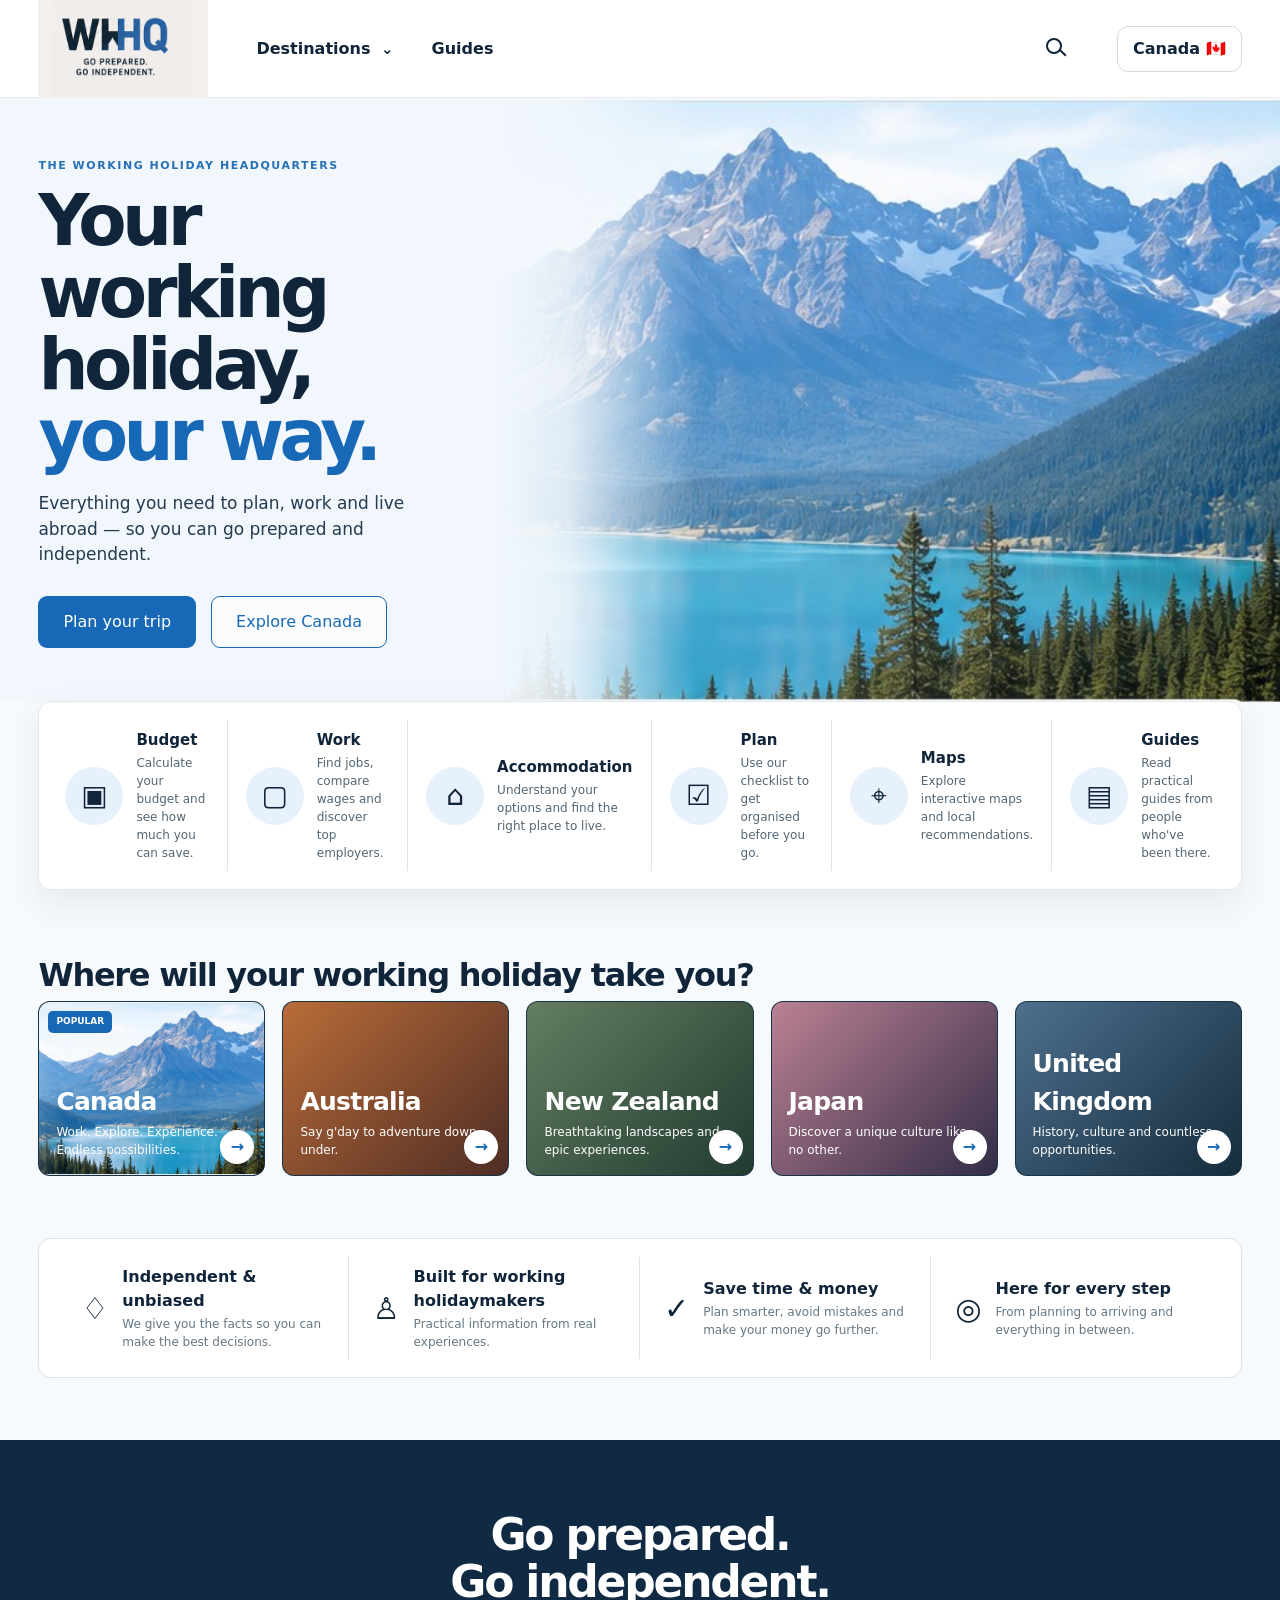
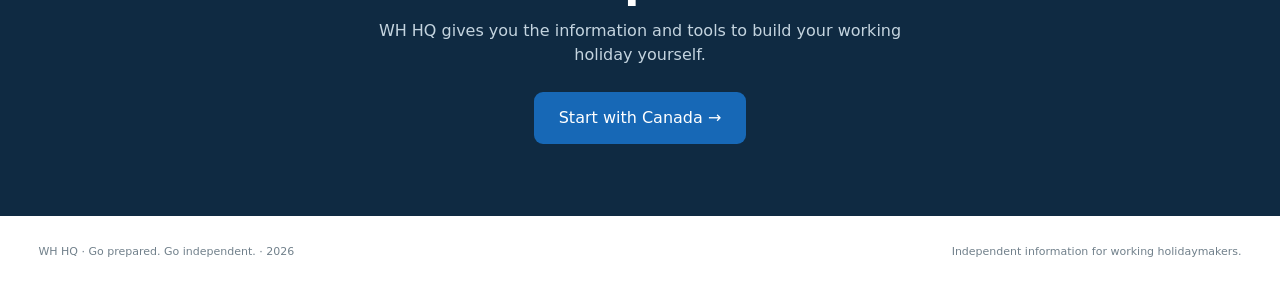
<file: index.html>
<!doctype html><html lang="en"><head><meta charset="utf-8"><meta name="viewport" content="width=device-width,initial-scale=1"><title>WH HQ — Go prepared. Go independent.</title><meta name="description" content="WH HQ — Go prepared. Go independent."><link rel="stylesheet" href="styles.css"></head><body><header class="site-header"><div class="wrap nav"><a class="brand" href="index.html" aria-label="WH HQ home"><img src="wh-hq-logo.png" alt="WH HQ — Go prepared. Go independent."></a><nav class="global-nav"><details class="dropdown"><summary class="nav-summary">Destinations <span class="chevron">⌄</span></summary><div class="dropdown-panel"><a href="canada.html">🇨🇦 <span>Canada</span></a><a href="#">🇦🇺 <span>Australia</span></a><a href="#">🇳🇿 <span>New Zealand</span></a><a href="#">🇯🇵 <span>Japan</span></a><a href="#">🇬🇧 <span>United Kingdom</span></a><a href="#">🇮🇪 <span>Ireland</span></a><div class="menu-note">More destinations coming soon.</div></div></details><a class="nav-link" href="guides.html">Guides</a></nav><button class="search" title="Search coming soon" aria-label="Search"></button><a class="country-mini" href="canada.html">Canada 🇨🇦</a><a class="mobile-dest nav-link" href="canada.html">Canada</a></div></header><main><section class="hero-home"><div class="wrap hero-content"><div class="hero-copy"><span class="eyebrow">THE WORKING HOLIDAY HEADQUARTERS</span><h1>Your working holiday,<br><span>your way.</span></h1><p>Everything you need to plan, work and live abroad — so you can go prepared and independent.</p><div class="hero-actions"><a class="button primary" href="canada.html">Plan your trip</a><a class="button outline" href="canada.html">Explore Canada</a></div></div></div></section><div class="wrap"><div class="quickbar"><a class="quick" href="budget.html"><span class="quick-icon">▣</span><div><b>Budget</b><p>Calculate your budget and see how much you can save.</p></div></a><a class="quick" href="work.html"><span class="quick-icon">▢</span><div><b>Work</b><p>Find jobs, compare wages and discover top employers.</p></div></a><a class="quick" href="accommodation.html"><span class="quick-icon">⌂</span><div><b>Accommodation</b><p>Understand your options and find the right place to live.</p></div></a><a class="quick" href="plan.html"><span class="quick-icon">☑</span><div><b>Plan</b><p>Use our checklist to get organised before you go.</p></div></a><a class="quick" href="map.html"><span class="quick-icon">⌖</span><div><b>Maps</b><p>Explore interactive maps and local recommendations.</p></div></a><a class="quick" href="guides.html"><span class="quick-icon">▤</span><div><b>Guides</b><p>Read practical guides from people who've been there.</p></div></a></div></div><section class="section"><div class="wrap"><div class="section-title"><h2>Where will your working holiday take you?</h2></div><div class="dest-grid"><a class="dest-card" href="canada.html"><span class="popular">POPULAR</span><span class="dest-bg" style="background-image:url('hero-mountains.jpg')"></span><div class="dest-copy"><h3>Canada</h3><p>Work. Explore. Experience. Endless possibilities.</p></div><span class="dest-arrow">→</span></a><a class="dest-card" href="#"><span class="dest-bg" style="background:linear-gradient(135deg,#b96c38,#4f2d25)"></span><div class="dest-copy"><h3>Australia</h3><p>Say g'day to adventure down under.</p></div><span class="dest-arrow">→</span></a><a class="dest-card" href="#"><span class="dest-bg" style="background:linear-gradient(135deg,#647e61,#213b31)"></span><div class="dest-copy"><h3>New Zealand</h3><p>Breathtaking landscapes and epic experiences.</p></div><span class="dest-arrow">→</span></a><a class="dest-card" href="#"><span class="dest-bg" style="background:linear-gradient(135deg,#bc8194,#332d47)"></span><div class="dest-copy"><h3>Japan</h3><p>Discover a unique culture like no other.</p></div><span class="dest-arrow">→</span></a><a class="dest-card" href="#"><span class="dest-bg" style="background:linear-gradient(135deg,#4e6f8d,#152d3d)"></span><div class="dest-copy"><h3>United Kingdom</h3><p>History, culture and countless opportunities.</p></div><span class="dest-arrow">→</span></a></div></div></section><section class="section" style="padding-top:0"><div class="wrap"><div class="values"><div class="value"><span class="value-icon">♢</span><div><b>Independent & unbiased</b><p>We give you the facts so you can make the best decisions.</p></div></div><div class="value"><span class="value-icon">♙</span><div><b>Built for working holidaymakers</b><p>Practical information from real experiences.</p></div></div><div class="value"><span class="value-icon">✓</span><div><b>Save time & money</b><p>Plan smarter, avoid mistakes and make your money go further.</p></div></div><div class="value"><span class="value-icon">◎</span><div><b>Here for every step</b><p>From planning to arriving and everything in between.</p></div></div></div></div></section><section class="cta"><div class="wrap"><h2>Go prepared.<br>Go independent.</h2><p>WH HQ gives you the information and tools to build your working holiday yourself.</p><a class="button primary" href="canada.html">Start with Canada →</a></div></section></main><footer class="site-footer"><div class="wrap footer-grid"><span>WH HQ · Go prepared. Go independent. · 2026</span><span>Independent information for working holidaymakers.</span></div></footer></body></html>
</file>
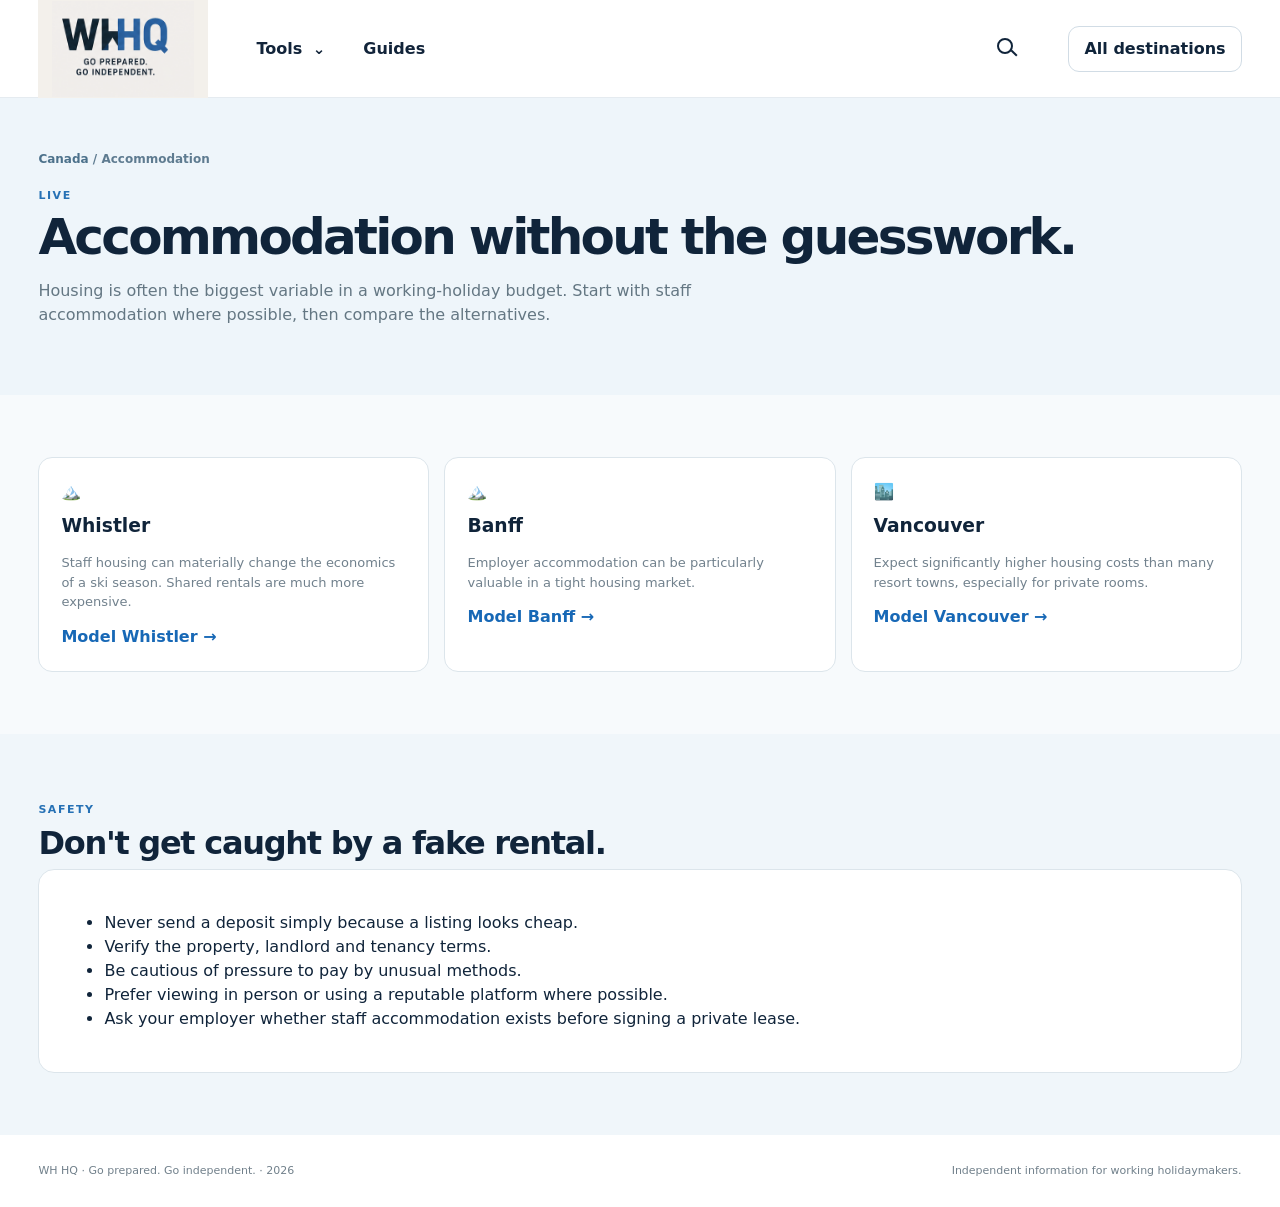
<file: accommodation.html>
<!doctype html><html lang="en"><head><meta charset="utf-8"><meta name="viewport" content="width=device-width,initial-scale=1"><title>Accommodation Guide | WH HQ</title><meta name="description" content="WH HQ — Go prepared. Go independent."><link rel="stylesheet" href="styles.css"></head><body><header class="site-header"><div class="wrap nav"><a class="brand" href="index.html" aria-label="WH HQ home"><img src="wh-hq-logo.png" alt="WH HQ — Go prepared. Go independent."></a><nav class="global-nav"><details class="dropdown"><summary class="nav-summary">Tools <span class="chevron">⌄</span></summary><div class="dropdown-panel"><a href="budget.html">💰 <span>Budget</span></a><a href="plan.html">✅ <span>Plan</span></a><a href="work.html">💼 <span>Work</span></a><a href="accommodation.html">🏠 <span>Accommodation</span></a><a href="map.html">🗺️ <span>Map</span></a></div></details><a class="nav-link" href="guides.html">Guides</a></nav><button class="search" title="Search coming soon" aria-label="Search"></button><a class="country-mini" href="index.html">All destinations</a><a class="mobile-dest nav-link" href="canada.html">Canada</a></div></header>
<main><section class="page-hero"><div class="wrap"><div class="breadcrumbs"><a href="canada.html">Canada</a> / Accommodation</div><span class="eyebrow">LIVE</span><h1>Accommodation without the guesswork.</h1><p>Housing is often the biggest variable in a working-holiday budget. Start with staff accommodation where possible, then compare the alternatives.</p></div></section>
<section class="section"><div class="wrap"><div class="feature-grid"><div class="info-card"><span class="big-icon">🏔️</span><h3>Whistler</h3><p>Staff housing can materially change the economics of a ski season. Shared rentals are much more expensive.</p><a href="budget.html">Model Whistler →</a></div><div class="info-card"><span class="big-icon">🏔️</span><h3>Banff</h3><p>Employer accommodation can be particularly valuable in a tight housing market.</p><a href="budget.html">Model Banff →</a></div><div class="info-card"><span class="big-icon">🏙️</span><h3>Vancouver</h3><p>Expect significantly higher housing costs than many resort towns, especially for private rooms.</p><a href="budget.html">Model Vancouver →</a></div></div></div></section>
<section class="section alt"><div class="wrap"><div class="section-title"><span class="eyebrow">SAFETY</span><h2>Don't get caught by a fake rental.</h2></div><div class="panel"><ul><li>Never send a deposit simply because a listing looks cheap.</li><li>Verify the property, landlord and tenancy terms.</li><li>Be cautious of pressure to pay by unusual methods.</li><li>Prefer viewing in person or using a reputable platform where possible.</li><li>Ask your employer whether staff accommodation exists before signing a private lease.</li></ul></div></div></section></main><footer class="site-footer"><div class="wrap footer-grid"><span>WH HQ · Go prepared. Go independent. · 2026</span><span>Independent information for working holidaymakers.</span></div></footer></body></html>
</file>
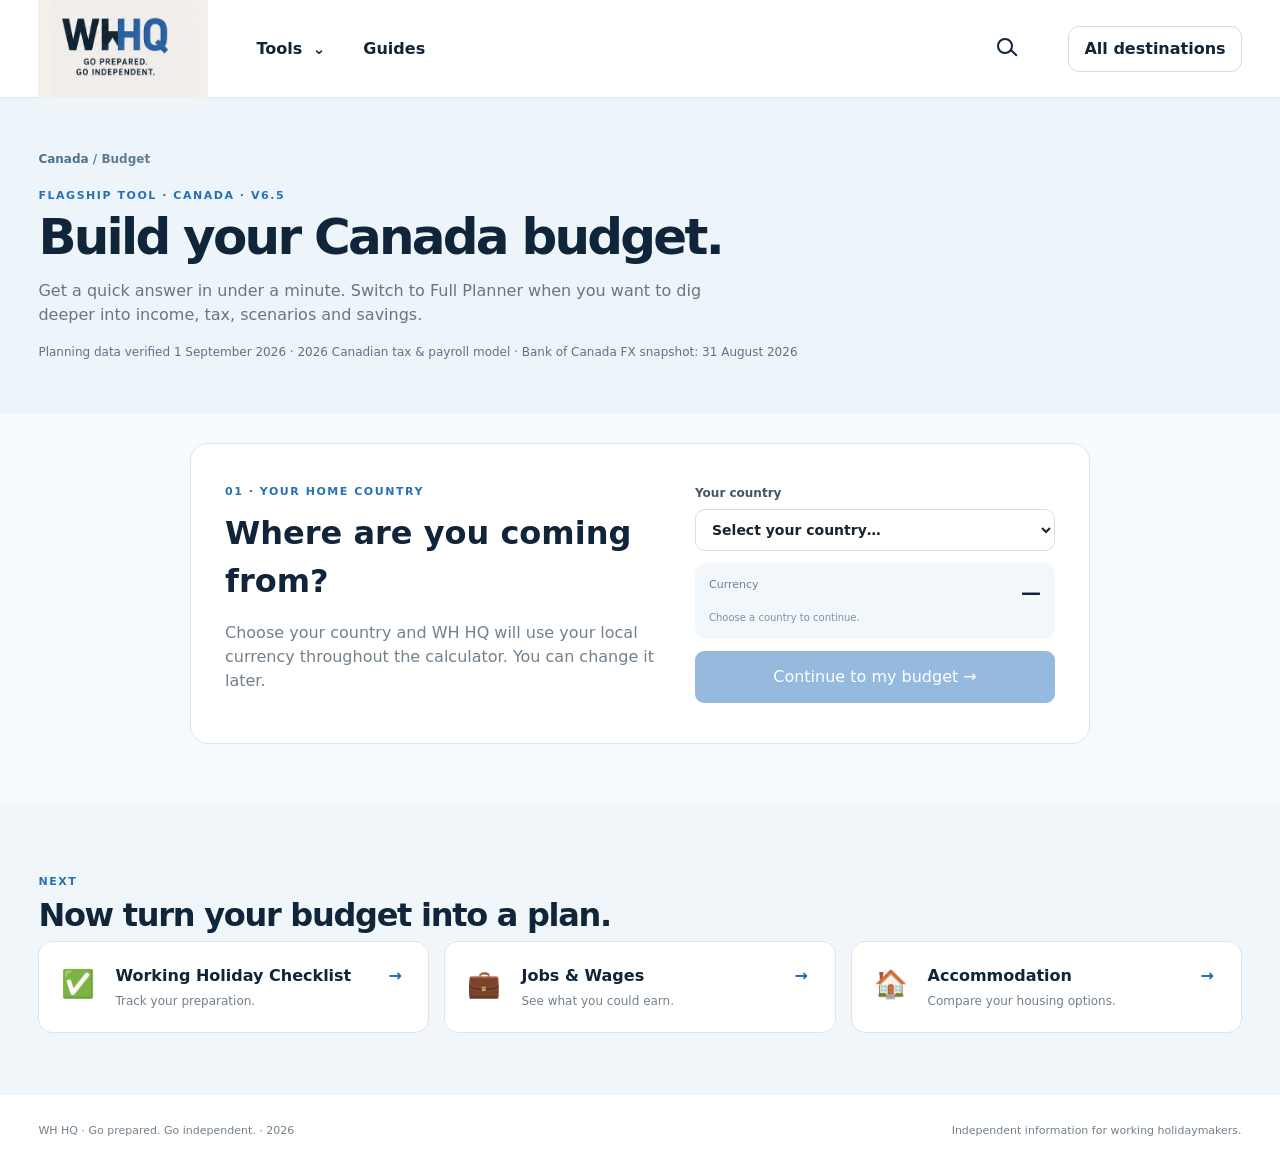
<file: budget.html>
<!doctype html><html lang="en"><head><meta charset="utf-8"><meta name="viewport" content="width=device-width,initial-scale=1"><title>Canada Budget Calculator | WH HQ</title><meta name="description" content="Build a personalised Canadian working holiday budget in your home currency, with CAD reference values."><link rel="stylesheet" href="styles.css"></head><body class="budget-page mode-quick">
<header class="site-header"><div class="wrap nav"><a class="brand" href="index.html" aria-label="WH HQ home"><img src="wh-hq-logo.png" alt="WH HQ — Go prepared. Go independent."></a><nav class="global-nav"><details class="dropdown"><summary class="nav-summary">Tools <span class="chevron">⌄</span></summary><div class="dropdown-panel"><a href="budget.html">💰 <span>Budget</span></a><a href="plan.html">✅ <span>Plan</span></a><a href="work.html">💼 <span>Work</span></a><a href="accommodation.html">🏠 <span>Accommodation</span></a><a href="map.html">🗺️ <span>Map</span></a></div></details><a class="nav-link" href="guides.html">Guides</a></nav><button class="search" title="Search coming soon" aria-label="Search"></button><a class="country-mini" href="index.html">All destinations</a><a class="mobile-dest nav-link" href="canada.html">Canada</a></div></header>
<main>
<section class="page-hero"><div class="wrap"><div class="breadcrumbs"><a href="canada.html">Canada</a> / Budget</div><span class="eyebrow">FLAGSHIP TOOL · CANADA · V6.5</span><h1>Build your Canada budget.</h1><p>Get a quick answer in under a minute. Switch to Full Planner when you want to dig deeper into income, tax, scenarios and savings.</p><small class="data-freshness">Planning data verified 1 September 2026 · 2026 Canadian tax & payroll model · Bank of Canada FX snapshot: 31 August 2026</small></div></section>
<section class="section origin-section" id="origin"><div class="wrap"><div class="origin-gate" id="originGate"><div><span class="eyebrow">01 · YOUR HOME COUNTRY</span><h2>Where are you coming from?</h2><p>Choose your country and WH HQ will use your local currency throughout the calculator. You can change it later.</p></div><div class="origin-controls"><label for="originCountry">Your country<select id="originCountry"><option value="">Select your country…</option></select></label><div class="origin-preview" id="originPreview"><span>Currency</span><strong>—</strong><small>Choose a country to continue.</small></div><button class="button primary" id="startBudget" type="button" disabled>Continue to my budget →</button></div></div></div></section>
<section class="section hidden" id="calculator"><div class="wrap"><div class="mode-switch" id="modeSwitch"><button type="button" data-mode="quick" class="active">Quick Estimate</button><button type="button" data-mode="full">Full Planner</button><small>Quick for a fast answer · Full for the complete picture</small></div><div class="fx-toggle"><span>Display currency</span><div class="currency-toggle"><button id="homeCurrencyBtn" type="button" class="active">Home currency</button><button id="cadCurrencyBtn" type="button">CAD $</button></div></div><div class="currency-banner"><div><span class="eyebrow">YOUR CURRENCY</span><strong id="currencyName">—</strong><span id="currencyRate">—</span></div><button class="button secondary small-button" id="changeCountry" type="button">Change country</button></div><div class="calculator-layout"><div class="form-panel">
<div class="step"><div class="step-head"><span>02</span><div><h3>Where are you going?</h3><p>City-specific accommodation and cost assumptions.</p></div></div><div class="city-grid"><button class="city-card selected" data-city="whistler" type="button"><span>🏔️</span><b>Whistler</b><small>BC · Ski resort</small></button><button class="city-card" data-city="banff" type="button"><span>🏔️</span><b>Banff</b><small>AB · Ski resort</small></button><button class="city-card" data-city="vancouver" type="button"><span>🌊</span><b>Vancouver</b><small>BC · Major city</small></button><button class="city-card" data-city="calgary" type="button"><span>🏙️</span><b>Calgary</b><small>AB · Major city</small></button><button class="city-card" data-city="toronto" type="button"><span>🏙️</span><b>Toronto</b><small>ON · Major city</small></button><button class="city-card" data-city="montreal" type="button"><span>🍁</span><b>Montreal</b><small>QC · Major city</small></button></div></div>
<div class="step"><div class="step-head"><span>03</span><div><h3>Starting money</h3><p>Enter your savings and arrival costs in your home currency.</p></div></div><div class="control-block"><div class="control-label"><b>Starting savings</b><div class="input-prefix"><span class="currency-symbol">—</span><input id="savings" type="number" min="0" step="100" value="0"></div></div><input class="range" id="savingsRange" type="range" min="0" max="50000" step="100" value="0"></div><div class="conversion"><span>CAD equivalent</span><strong id="savingsCad">C$0</strong><small id="fxNote">Planning rate —</small></div><div class="control-grid two" style="margin-top:14px"><div class="control-block"><div class="control-label"><b>Flight to Canada</b><div class="input-prefix"><span class="currency-symbol">—</span><input id="flight" type="number" min="0" step="1" value="0"></div></div><input class="range" id="flightRange" type="range" min="0" max="5000" step="1" value="0"></div></div></div>
<div class="step"><div class="step-head"><span>04</span><div><h3>Accommodation</h3><p>Choose an option, then tweak the monthly cost if you know it.</p></div></div><div id="accommodationOptions" class="option-list"></div><div class="custom-cost"><label>Monthly accommodation cost<div class="input-prefix"><span class="currency-symbol">—</span><input id="rent" type="number" min="0" step="1" value="0"></div></label><input class="range" id="rentRange" type="range" min="0" max="3500" step="1" value="0"></div></div>
<div class="step"><div class="step-head"><span>05</span><div><h3>Trip length & arrival</h3><p>One-off arrival costs are kept separate from monthly spending.</p></div></div><div class="control-grid two"><label>Trip length<select id="months"><option value="3">3 months</option><option value="6">6 months</option><option value="9">9 months</option><option value="12" selected>12 months</option><option value="18">18 months</option><option value="24">24 months</option></select></label><label>Temporary accommodation<select id="temporaryWeeks"><option value="0">None</option><option value="1">1 week</option><option value="2" selected>2 weeks</option><option value="3">3 weeks</option><option value="4">4 weeks</option></select></label></div><div class="control-grid two" style="margin-top:14px"><div class="control-block"><div class="control-label"><b>Temporary accommodation / week</b><div class="input-prefix"><span class="currency-symbol">—</span><input id="temporaryRate" type="number" min="0" step="1" value="0"></div></div><input class="range" id="temporaryRateRange" type="range" min="0" max="2000" step="1" value="0"></div><div class="control-block"><div class="control-label"><b>Rental deposit / bond</b><div class="input-prefix"><span class="currency-symbol">—</span><input id="deposit" type="number" min="0" step="1" value="0"></div></div><input class="range" id="depositRange" type="range" min="0" max="5000" step="1" value="0"></div></div></div>
<div class="quick-only quick-summary-fields"><div class="quick-note"><b>Quick estimate</b><span>We’ll use sensible destination and lifestyle assumptions for a fast answer. Switch to Full Planner whenever you want to customise the details.</span></div><div class="control-grid two"><label>Monthly lifestyle<select id="quickLifestyle"><option value="budget">Budget</option><option value="normal" selected>Normal</option><option value="social">Social</option></select></label><label>Plan to work?<select id="quickWork"><option value="yes" selected>Yes — I expect to work</option><option value="no">No — savings only</option></select></label></div></div>
<div class="step extended-only"><div class="step-head"><span>06</span><div><h3>Work & income</h3><p>See how employment changes your cash flow. Canadian wages are displayed in your home currency.</p></div></div><label class="toggle"><input id="working" type="checkbox" checked><span class="switch"></span><b>I expect to work in Canada</b></label><div id="workFields"><div class="control-grid three"><div class="control-block"><div class="control-label"><b>Hourly wage</b><div class="input-prefix"><span class="currency-symbol">—</span><input id="wage" type="number" min="0" step="1" value="0"></div></div><input class="range" id="wageRange" type="range" min="0" max="50" step="1" value="0"></div><div class="control-block"><div class="control-label"><b>Hours / week</b><input id="hours" type="number" min="0" max="80" step="1" value="35"></div><input class="range" id="hoursRange" type="range" min="0" max="60" step="1" value="35"></div><div class="control-block tax-estimate-box"><div class="control-label"><b>Estimated take-home</b><strong id="takeHomePreview">—</strong></div><small class="field-note">Calculated from 2026 Canadian tax, CPP and EI planning assumptions.</small></div></div><div class="hint" id="wageHint"></div></div></div>
<div class="step extended-only"><div class="step-head"><span>07</span><div><h3>Your work plan</h3><p>Make the income forecast more realistic without overcomplicating the quick estimate.</p></div></div><div class="control-grid two"><label>Job type<select id="jobType"><option value="hospitality">Hospitality / server</option><option value="ski">Ski resort</option><option value="hotel">Hotel</option><option value="retail">Retail</option><option value="construction">Construction / trades</option><option value="farm">Farm / seasonal</option><option value="office">Office / professional</option><option value="unknown">Not sure yet</option></select></label><label>Weeks to first paycheque<select id="firstPayWeeks"><option value="2">2 weeks</option><option value="4" selected>4 weeks</option><option value="6">6 weeks</option><option value="8">8 weeks</option><option value="10">10 weeks</option><option value="12">12 weeks</option></select></label></div><div class="hint">Stress-test the gap between arriving and receiving your first paycheque.</div></div><div class="step lifestyle-step extended-only"><div class="step-head"><span>08</span><div><h3>Monthly lifestyle</h3><p>Use a preset or enter your own numbers in your home currency.</p></div></div><div class="lifestyle-grid"><button class="lifestyle" data-life="budget" type="button"><b>Budget</b><span>Cook often, low-cost social life</span></button><button class="lifestyle selected" data-life="normal" type="button"><b>Normal</b><span>Balanced working-holiday lifestyle</span></button><button class="lifestyle" data-life="social" type="button"><b>Social</b><span>Eating out, drinks & activities</span></button></div><div class="control-grid three"><div class="control-block"><div class="control-label"><b>Food / groceries</b><div class="input-prefix"><span class="currency-symbol">—</span><input id="food" type="number" min="0" step="1" value="0"></div></div><input class="range" id="foodRange" type="range" min="0" max="2000" step="1" value="0"></div><div class="control-block"><div class="control-label"><b>Transport</b><div class="input-prefix"><span class="currency-symbol">—</span><input id="transport" type="number" min="0" step="1" value="0"></div></div><input class="range" id="transportRange" type="range" min="0" max="1000" step="1" value="0"></div><div class="control-block"><div class="control-label"><b>Phone</b><div class="input-prefix"><span class="currency-symbol">—</span><input id="phone" type="number" min="0" step="1" value="0"></div></div><input class="range" id="phoneRange" type="range" min="0" max="300" step="1" value="0"></div><div class="control-block"><div class="control-label"><b>Entertainment</b><div class="input-prefix"><span class="currency-symbol">—</span><input id="entertainment" type="number" min="0" step="1" value="0"></div></div><input class="range" id="entertainmentRange" type="range" min="0" max="2000" step="1" value="0"></div><div class="control-block"><div class="control-label"><b>Miscellaneous</b><div class="input-prefix"><span class="currency-symbol">—</span><input id="misc" type="number" min="0" step="1" value="0"></div></div><input class="range" id="miscRange" type="range" min="0" max="1500" step="1" value="0"></div></div></div>
<div class="step extended-only"><div class="step-head"><span>09</span><div><h3>Safety buffer & savings goal</h3><p>Decide how cautious you want your plan to be.</p></div></div><div class="control-grid two"><label>Emergency buffer<select id="bufferPct"><option value="5">5% · Lean</option><option value="10" selected>10% · Balanced</option><option value="15">15% · Conservative</option><option value="20">20% · Very cautious</option></select></label><label>Savings goal<select id="savingsGoal"><option value="0" selected>Break even</option><option value="1000">Finish with +1,000</option><option value="5000">Finish with +5,000</option><option value="10000">Finish with +10,000</option><option value="20000">Finish with +20,000</option></select></label></div><div class="goal-output"><span>Goal-aware monthly surplus needed</span><strong id="goalMonthly">—</strong></div></div><div class="step other-setup-step extended-only"><div class="step-head"><span>10</span><div><h3>Other setup costs</h3><p>Arrival and preparation expenses, shown in your home currency.</p></div></div><div class="control-grid three"><div class="control-block"><div class="control-label"><b>IEC fee</b><div class="input-prefix"><span class="currency-symbol">—</span><input id="visa" type="number" value="0"></div></div></div><div class="control-block"><div class="control-label"><b>Work permit fee</b><div class="input-prefix"><span class="currency-symbol">—</span><input id="workPermit" type="number" value="0"></div></div></div><div class="control-block"><div class="control-label"><b>Biometrics</b><div class="input-prefix"><span class="currency-symbol">—</span><input id="biometrics" type="number" value="0"></div></div></div><div class="control-block"><div class="control-label"><b>Insurance — annual</b><div class="input-prefix"><span class="currency-symbol">—</span><input id="insurance" type="number" value="0"></div></div></div><div class="control-block"><div class="control-label"><b>Winter / travel gear</b><div class="input-prefix"><span class="currency-symbol">—</span><input id="gear" type="number" value="0"></div></div></div><div class="control-block"><div class="control-label"><b>Other</b><div class="input-prefix"><span class="currency-symbol">—</span><input id="otherSetup" type="number" value="0"></div></div></div></div></div>
</div>
<aside class="results-panel"><div class="results-inner"><div class="result-heading"><div><span class="eyebrow">YOUR PLAN</span><h3 id="resultCity">Whistler</h3></div><div id="status" class="status">Calculating</div></div><div class="big-result"><span>Recommended starting cash</span><strong id="recommended">—</strong><small id="recommendedCad">CAD equivalent: —</small><small>Estimated setup costs + 3–6 months of living expenses.</small></div><div class="safety"><div><span>Financial safety score</span><strong id="score">—</strong><small>/ 100</small></div><div class="score-bar"><i id="scoreBar"></i></div></div><div class="results-section"><h4>Starting position</h4><div class="result-row"><span>Starting savings</span><b id="rSavings">—</b></div><div class="result-row"><span>Arrival & setup</span><b id="rSetup">—</b></div><div class="result-row"><span>Cash after setup</span><b id="rCash">—</b></div></div><div class="results-section"><h4>Monthly cash flow</h4><div class="result-row"><span>Accommodation</span><b id="rRent">—</b></div><div class="result-row"><span>Other living costs</span><b id="rOther">—</b></div><div class="result-row"><span>Total monthly burn</span><b id="rBurn">—</b></div><div class="result-row"><span>Estimated take-home income</span><b id="rIncome">—</b></div><div class="result-row highlight"><span>Monthly surplus</span><b id="rSurplus">—</b></div></div><div class="runway"><div><span>Without working</span><strong id="rNoWork">—</strong></div><div><span>With your planned job</span><strong id="rWithWork">—</strong></div></div><div class="results-section extended-only"><h4>Income breakdown</h4><div class="result-row"><span>Gross monthly income</span><b id="rGross">—</b></div><div class="result-row"><span>Estimated tax</span><b id="rTax">—</b></div><div class="result-row"><span>CPP + EI</span><b id="rPayroll">—</b></div><div class="result-row"><span>Estimated take-home</span><b id="rNet">—</b></div><small class="result-note">Planning estimate using 2026 Canadian federal/provincial tax and payroll rules. Actual withholding/refunds can differ for working-holidaymakers.</small></div><div class="results-section extended-only"><h4>Reality check</h4><div class="result-row"><span>Recommended minimum</span><b id="rRecommendedMin">—</b></div><div class="result-row"><span>Comfortable target</span><b id="rRecommendedComfort">—</b></div><div class="result-row"><span>Strong buffer</span><b id="rRecommendedStrong">—</b></div><div class="callout compact" id="realityCallout">—</div></div><div class="results-section extended-only"><h4>What if work is delayed?</h4><div class="scenario-grid"><div class="scenario conservative"><b>Job in 10 weeks</b><strong id="scenario10">—</strong><small>Projected after 6 months</small></div><div class="scenario expected"><b>Job in 4 weeks</b><strong id="scenario4">—</strong><small>Projected after 6 months</small></div><div class="scenario optimistic"><b>Job in 2 weeks</b><strong id="scenario2">—</strong><small>Projected after 6 months</small></div></div></div><div class="results-section extended-only"><h4>Projected cash balance</h4><div class="cash-chart-summary" id="cashChartSummary"></div><div class="cash-chart" id="cashChart"></div><div class="cash-labels" id="cashLabels"></div></div><div class="results-section extended-only"><h4>Break-even & savings</h4><div class="result-row"><span>Break-even</span><b id="breakEven">—</b></div><div class="result-row"><span>Savings after 6 months</span><b id="sixMonthSavings">—</b></div><div class="result-row"><span>Savings after 12 months</span><b id="twelveMonthSavings">—</b></div><div class="result-row"><span>Estimated savings rate</span><b id="savingsRate">—</b></div></div><div class="cad-summary"><span>CAD reference</span><strong id="cadSummary">—</strong><small>Your plan is calculated internally in CAD, then displayed in your home currency. Data verified 1 September 2026; 2026 tax and payroll planning model.</small></div><div class="callout" id="callout">—</div><button class="button secondary full" id="printBtn" type="button">Print / save my budget</button></div></aside></div></div></section>
<section class="section alt"><div class="wrap"><div class="section-title"><span class="eyebrow">NEXT</span><h2>Now turn your budget into a plan.</h2></div><div class="tool-grid"><a class="tool-card" href="plan.html"><span>✅</span><div><b>Working Holiday Checklist</b><p>Track your preparation.</p></div><strong>→</strong></a><a class="tool-card" href="work.html"><span>💼</span><div><b>Jobs & Wages</b><p>See what you could earn.</p></div><strong>→</strong></a><a class="tool-card" href="accommodation.html"><span>🏠</span><div><b>Accommodation</b><p>Compare your housing options.</p></div><strong>→</strong></a></div></div></section></main>
<script src="data.js"></script><script src="script.js"></script><footer class="site-footer"><div class="wrap footer-grid"><span>WH HQ · Go prepared. Go independent. · 2026</span><span>Independent information for working holidaymakers.</span></div></footer></body></html>
</file>
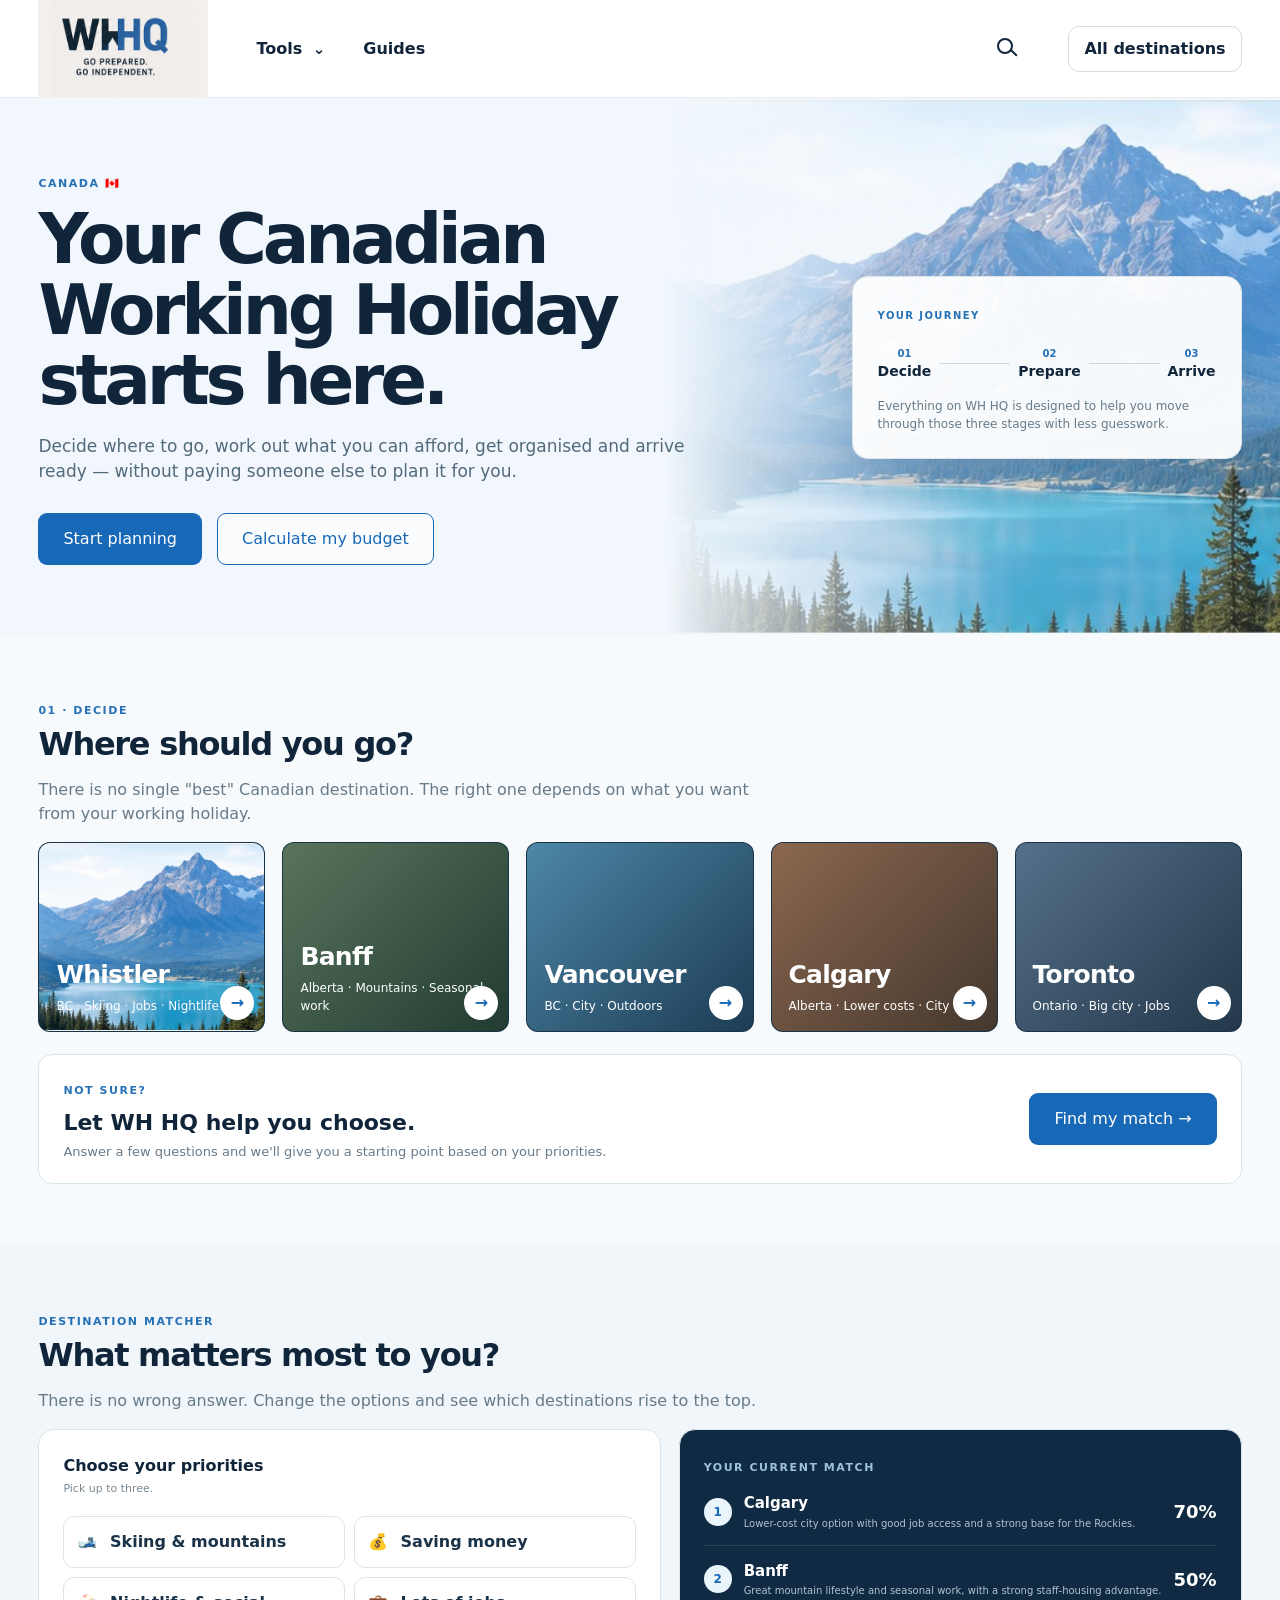
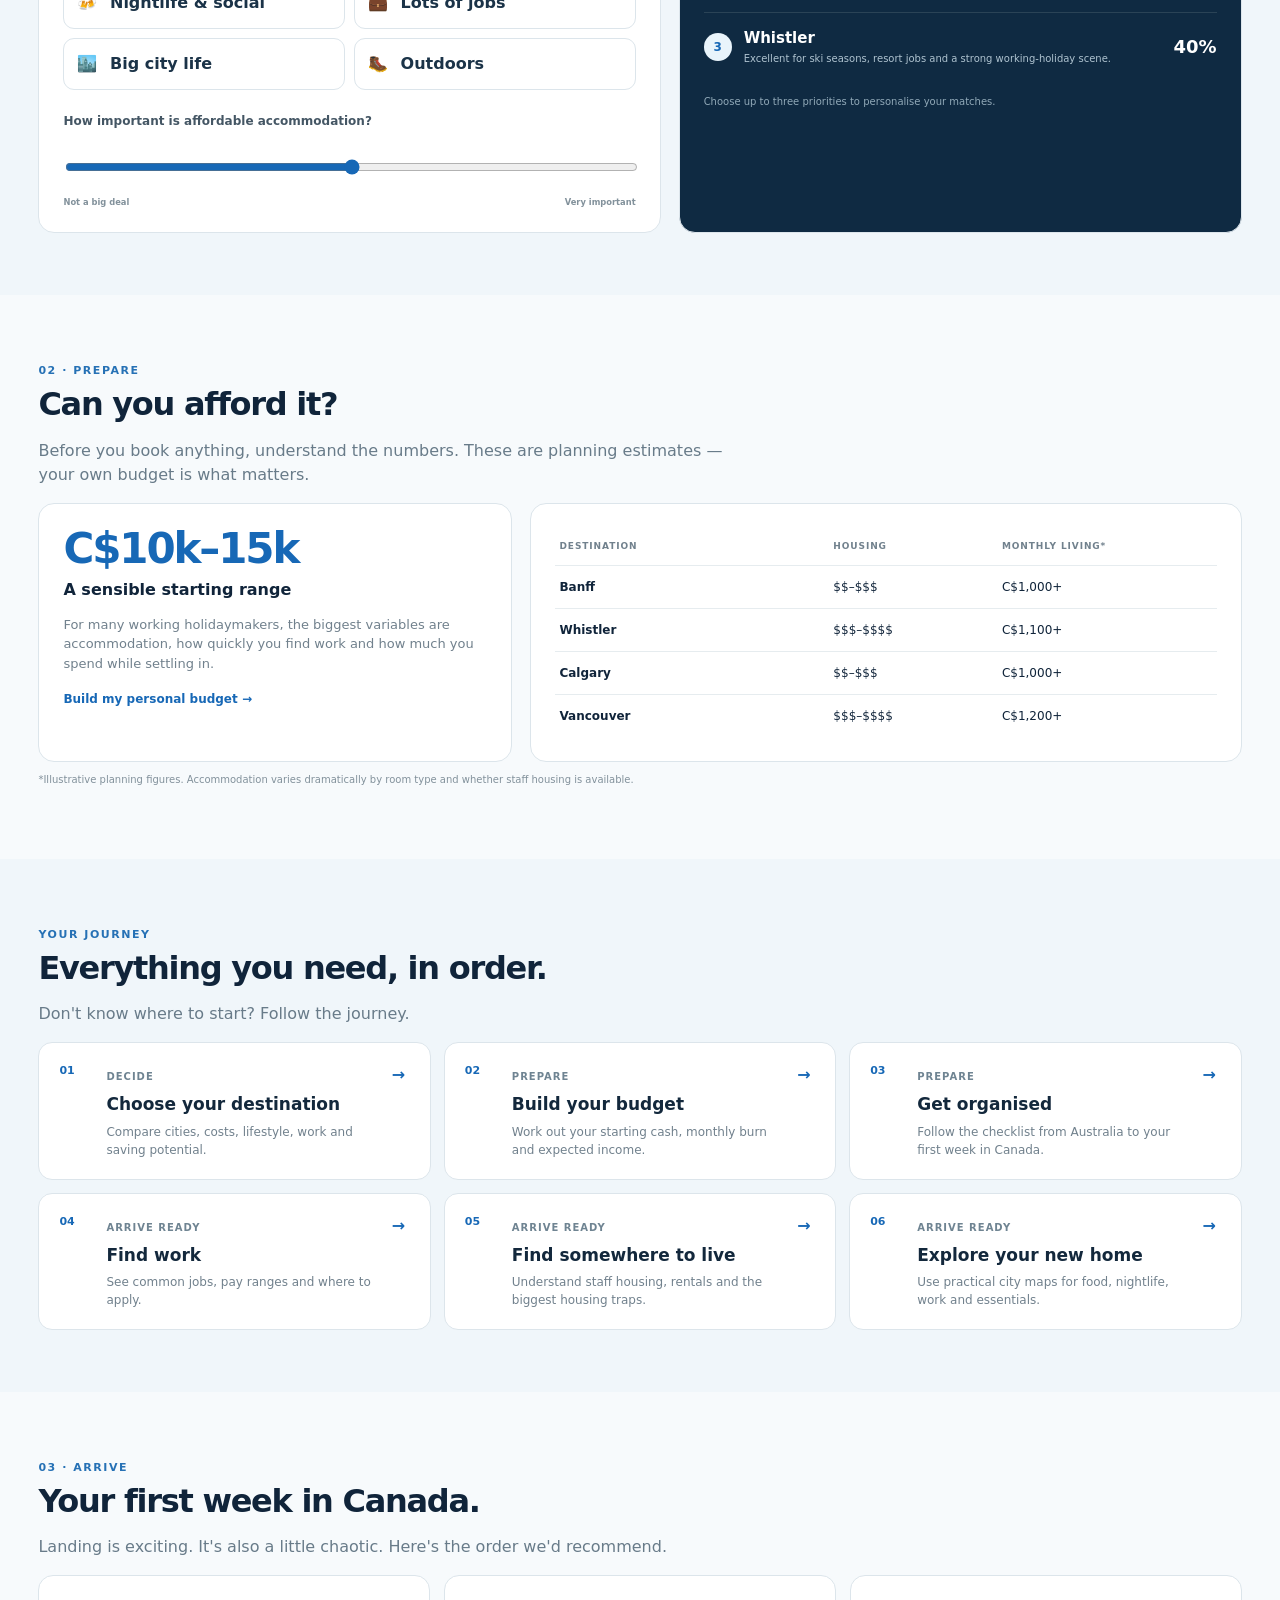
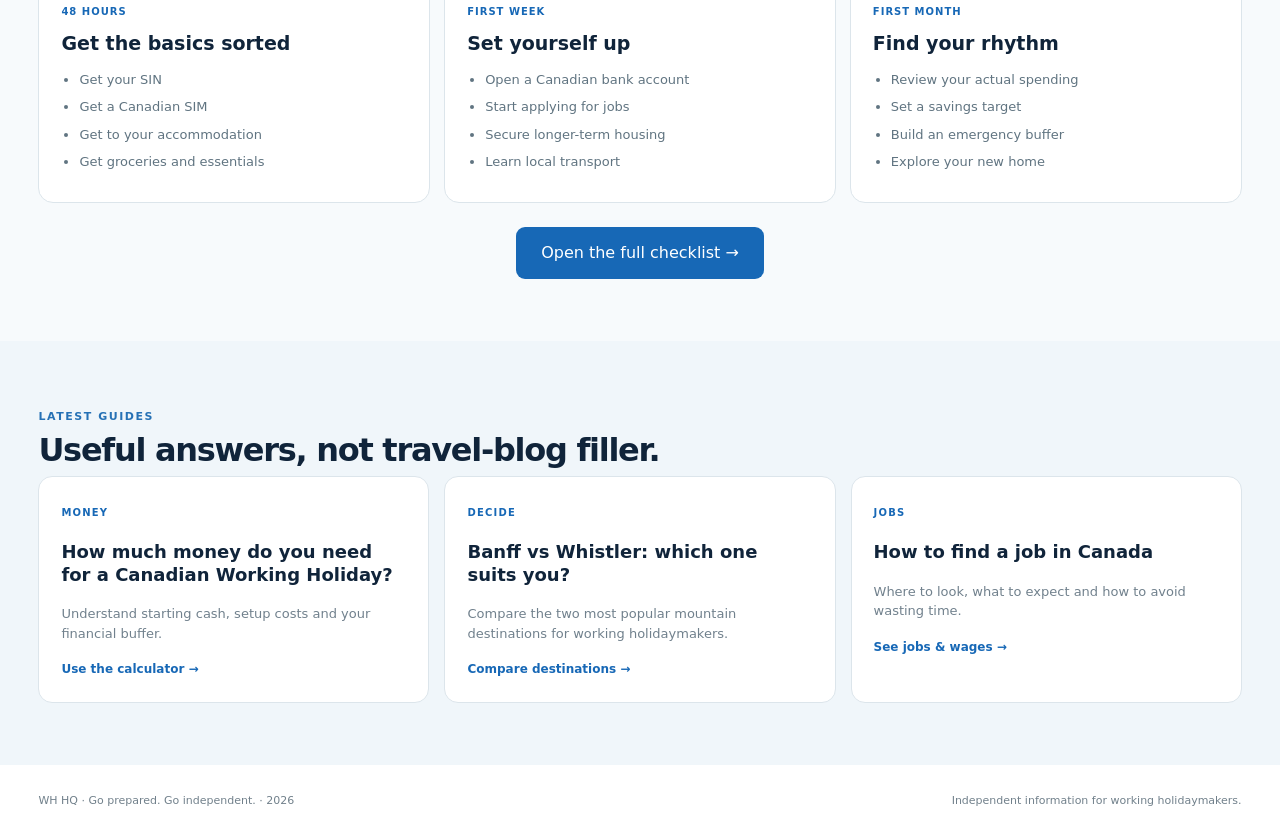
<file: canada.html>
<!doctype html><html lang="en"><head><meta charset="utf-8"><meta name="viewport" content="width=device-width,initial-scale=1"><title>Canada Working Holiday | WH HQ</title><meta name="description" content="Plan your Canadian Working Holiday independently with WH HQ tools, destination comparisons, budgets, jobs, accommodation and practical guides."><link rel="stylesheet" href="styles.css"></head><body><header class="site-header"><div class="wrap nav"><a class="brand" href="index.html" aria-label="WH HQ home"><img src="wh-hq-logo.png" alt="WH HQ — Go prepared. Go independent."></a><nav class="global-nav"><details class="dropdown"><summary class="nav-summary">Tools <span class="chevron">⌄</span></summary><div class="dropdown-panel"><a href="budget.html">💰 <span>Budget</span></a><a href="plan.html">✅ <span>Plan</span></a><a href="work.html">💼 <span>Work</span></a><a href="accommodation.html">🏠 <span>Accommodation</span></a><a href="map.html">🗺️ <span>Map</span></a></div></details><a class="nav-link" href="guides.html">Guides</a></nav><button class="search" title="Search coming soon" aria-label="Search"></button><a class="country-mini" href="index.html">All destinations</a></div></header><main>
<section class="canada-hero"><div class="wrap canada-hero-grid"><div><span class="eyebrow">CANADA 🇨🇦</span><h1>Your Canadian Working Holiday starts here.</h1><p>Decide where to go, work out what you can afford, get organised and arrive ready — without paying someone else to plan it for you.</p><div class="hero-actions"><a class="button primary" href="#decide">Start planning</a><a class="button outline" href="budget.html">Calculate my budget</a></div></div><div class="canada-hero-panel"><span class="card-kicker">YOUR JOURNEY</span><div class="journey-mini"><div><b>01</b><span>Decide</span></div><i></i><div><b>02</b><span>Prepare</span></div><i></i><div><b>03</b><span>Arrive</span></div></div><p>Everything on WH HQ is designed to help you move through those three stages with less guesswork.</p></div></div></section>
<section class="section" id="decide"><div class="wrap"><div class="section-title"><span class="eyebrow">01 · DECIDE</span><h2>Where should you go?</h2><p>There is no single "best" Canadian destination. The right one depends on what you want from your working holiday.</p></div><div class="dest-grid featured-dest"><a class="dest-card" href="budget.html"><span class="dest-bg" style="background-image:url('hero-mountains.jpg')"></span><div class="dest-copy"><h3>Whistler</h3><p>BC · Skiing · Jobs · Nightlife</p></div><span class="dest-arrow">→</span></a><a class="dest-card" href="budget.html"><span class="dest-bg" style="background:linear-gradient(135deg,#59755d,#223b31)"></span><div class="dest-copy"><h3>Banff</h3><p>Alberta · Mountains · Seasonal work</p></div><span class="dest-arrow">→</span></a><a class="dest-card" href="budget.html"><span class="dest-bg" style="background:linear-gradient(135deg,#4d87a7,#1d3c55)"></span><div class="dest-copy"><h3>Vancouver</h3><p>BC · City · Outdoors</p></div><span class="dest-arrow">→</span></a><a class="dest-card" href="budget.html"><span class="dest-bg" style="background:linear-gradient(135deg,#8c674f,#44382e)"></span><div class="dest-copy"><h3>Calgary</h3><p>Alberta · Lower costs · City</p></div><span class="dest-arrow">→</span></a><a class="dest-card" href="budget.html"><span class="dest-bg" style="background:linear-gradient(135deg,#55708a,#23384a)"></span><div class="dest-copy"><h3>Toronto</h3><p>Ontario · Big city · Jobs</p></div><span class="dest-arrow">→</span></a></div><div class="decision-box"><div><span class="eyebrow">NOT SURE?</span><h3>Let WH HQ help you choose.</h3><p>Answer a few questions and we'll give you a starting point based on your priorities.</p></div><a class="button primary" href="#matcher">Find my match →</a></div></div></section>
<section class="section alt" id="matcher"><div class="wrap"><div class="section-title"><span class="eyebrow">DESTINATION MATCHER</span><h2>What matters most to you?</h2><p>There is no wrong answer. Change the options and see which destinations rise to the top.</p></div><div class="matcher"><div class="matcher-controls"><div><b>Choose your priorities</b><span class="small-note">Pick up to three.</span></div><div class="priority-grid"><button class="priority" data-priority="ski">🎿 <span>Skiing & mountains</span></button><button class="priority" data-priority="save">💰 <span>Saving money</span></button><button class="priority" data-priority="social">🍻 <span>Nightlife & social</span></button><button class="priority" data-priority="jobs">💼 <span>Lots of jobs</span></button><button class="priority" data-priority="city">🏙️ <span>Big city life</span></button><button class="priority" data-priority="outdoors">🥾 <span>Outdoors</span></button></div><label class="range-label">How important is affordable accommodation?<input id="housingPriority" type="range" min="1" max="5" value="3"><span><small>Not a big deal</small><small>Very important</small></span></label></div><div class="match-results"><span class="eyebrow">YOUR CURRENT MATCH</span><div id="matchList"></div><p class="match-note" id="matchNote">Choose a priority to personalise your results.</p></div></div></div></section>
<section class="section" id="prepare"><div class="wrap"><div class="section-title"><span class="eyebrow">02 · PREPARE</span><h2>Can you afford it?</h2><p>Before you book anything, understand the numbers. These are planning estimates — your own budget is what matters.</p></div><div class="cost-snapshot"><div class="cost-intro"><span class="big-number">C$10k–15k</span><b>A sensible starting range</b><p>For many working holidaymakers, the biggest variables are accommodation, how quickly you find work and how much you spend while settling in.</p><a class="back-link" href="budget.html">Build my personal budget →</a></div><div class="cost-table"><div class="cost-row head"><span>Destination</span><span>Housing</span><span>Monthly living*</span></div><div class="cost-row"><b>Banff</b><span>$$–$$$</span><span>C$1,000+</span></div><div class="cost-row"><b>Whistler</b><span>$$$–$$$$</span><span>C$1,100+</span></div><div class="cost-row"><b>Calgary</b><span>$$–$$$</span><span>C$1,000+</span></div><div class="cost-row"><b>Vancouver</b><span>$$$–$$$$</span><span>C$1,200+</span></div></div></div><p class="fine-print">*Illustrative planning figures. Accommodation varies dramatically by room type and whether staff housing is available.</p></div></section>
<section class="section alt"><div class="wrap"><div class="section-title"><span class="eyebrow">YOUR JOURNEY</span><h2>Everything you need, in order.</h2><p>Don't know where to start? Follow the journey.</p></div><div class="journey-grid"><a class="journey-card" href="cities.html"><span>01</span><div><b>Decide</b><h3>Choose your destination</h3><p>Compare cities, costs, lifestyle, work and saving potential.</p></div><strong>→</strong></a><a class="journey-card" href="budget.html"><span>02</span><div><b>Prepare</b><h3>Build your budget</h3><p>Work out your starting cash, monthly burn and expected income.</p></div><strong>→</strong></a><a class="journey-card" href="plan.html"><span>03</span><div><b>Prepare</b><h3>Get organised</h3><p>Follow the checklist from Australia to your first week in Canada.</p></div><strong>→</strong></a><a class="journey-card" href="work.html"><span>04</span><div><b>Arrive ready</b><h3>Find work</h3><p>See common jobs, pay ranges and where to apply.</p></div><strong>→</strong></a><a class="journey-card" href="accommodation.html"><span>05</span><div><b>Arrive ready</b><h3>Find somewhere to live</h3><p>Understand staff housing, rentals and the biggest housing traps.</p></div><strong>→</strong></a><a class="journey-card" href="map.html"><span>06</span><div><b>Arrive ready</b><h3>Explore your new home</h3><p>Use practical city maps for food, nightlife, work and essentials.</p></div><strong>→</strong></a></div></div></section>
<section class="section"><div class="wrap"><div class="section-title"><span class="eyebrow">03 · ARRIVE</span><h2>Your first week in Canada.</h2><p>Landing is exciting. It's also a little chaotic. Here's the order we'd recommend.</p></div><div class="arrival-grid"><div class="arrival-card"><span>48 HOURS</span><h3>Get the basics sorted</h3><ul><li>Get your SIN</li><li>Get a Canadian SIM</li><li>Get to your accommodation</li><li>Get groceries and essentials</li></ul></div><div class="arrival-card"><span>FIRST WEEK</span><h3>Set yourself up</h3><ul><li>Open a Canadian bank account</li><li>Start applying for jobs</li><li>Secure longer-term housing</li><li>Learn local transport</li></ul></div><div class="arrival-card"><span>FIRST MONTH</span><h3>Find your rhythm</h3><ul><li>Review your actual spending</li><li>Set a savings target</li><li>Build an emergency buffer</li><li>Explore your new home</li></ul></div></div><div class="center-cta"><a class="button primary" href="plan.html">Open the full checklist →</a></div></div></section>
<section class="section alt"><div class="wrap"><div class="section-title"><span class="eyebrow">LATEST GUIDES</span><h2>Useful answers, not travel-blog filler.</h2></div><div class="article-grid"><article><span>MONEY</span><h3>How much money do you need for a Canadian Working Holiday?</h3><p>Understand starting cash, setup costs and your financial buffer.</p><a class="back-link" href="budget.html">Use the calculator →</a></article><article><span>DECIDE</span><h3>Banff vs Whistler: which one suits you?</h3><p>Compare the two most popular mountain destinations for working holidaymakers.</p><a class="back-link" href="cities.html">Compare destinations →</a></article><article><span>JOBS</span><h3>How to find a job in Canada</h3><p>Where to look, what to expect and how to avoid wasting time.</p><a class="back-link" href="work.html">See jobs & wages →</a></article></div></div></section>
</main><footer class="site-footer"><div class="wrap footer-grid"><span>WH HQ · Go prepared. Go independent. · 2026</span><span>Independent information for working holidaymakers.</span></div></footer><script>
const priorities={ski:{Whistler:5,Banff:5,Vancouver:2,Calgary:2,Toronto:0},save:{Whistler:1,Banff:4,Vancouver:1,Calgary:5,Toronto:2},social:{Whistler:5,Banff:4,Vancouver:5,Calgary:3,Toronto:5},jobs:{Whistler:5,Banff:4,Vancouver:5,Calgary:4,Toronto:5},city:{Whistler:0,Banff:1,Vancouver:5,Calgary:4,Toronto:5},outdoors:{Whistler:5,Banff:5,Vancouver:5,Calgary:4,Toronto:2}};
const cities={Whistler:{housing:1,note:'Excellent for ski seasons, resort jobs and a strong working-holiday scene.'},Banff:{housing:2,note:'Great mountain lifestyle and seasonal work, with a strong staff-housing advantage.'},Vancouver:{housing:1,note:'Big-city opportunities with excellent access to the outdoors, but housing can be expensive.'},Calgary:{housing:4,note:'Lower-cost city option with good job access and a strong base for the Rockies.'},Toronto:{housing:1,note:'Huge job market and big-city lifestyle, but less focused on the mountain experience.'}};
let selected=[];document.querySelectorAll('.priority').forEach(b=>b.addEventListener('click',()=>{const p=b.dataset.priority;if(selected.includes(p))selected=selected.filter(x=>x!==p);else if(selected.length<3)selected.push(p);b.classList.toggle('selected',selected.includes(p));renderMatches()}));document.getElementById('housingPriority').addEventListener('input',renderMatches);
function renderMatches(){const housing=Number(document.getElementById('housingPriority').value);const rows=Object.entries(cities).map(([name,c])=>{let score=selected.length?selected.reduce((s,p)=>s+(priorities[p][name]||0),0):0;score+=Math.max(0,Math.min(5,c.housing+housing-3));if(!selected.length)score=c.housing+housing;return {name,score,note:c.note}}).sort((a,b)=>b.score-a.score);const max=selected.length?selected.length*5+5:10;document.getElementById('matchList').innerHTML=rows.slice(0,3).map((r,i)=>`<div class="match-row"><span class="match-rank">${i+1}</span><div><b>${r.name}</b><small>${r.note}</small></div><strong>${Math.round(r.score/max*100)}%</strong></div>`).join('');document.getElementById('matchNote').textContent=selected.length?'Based on your selected priorities and accommodation preference. Treat this as a starting point, not a definitive answer.':'Choose up to three priorities to personalise your matches.'}renderMatches();
</script></body></html>
</file>
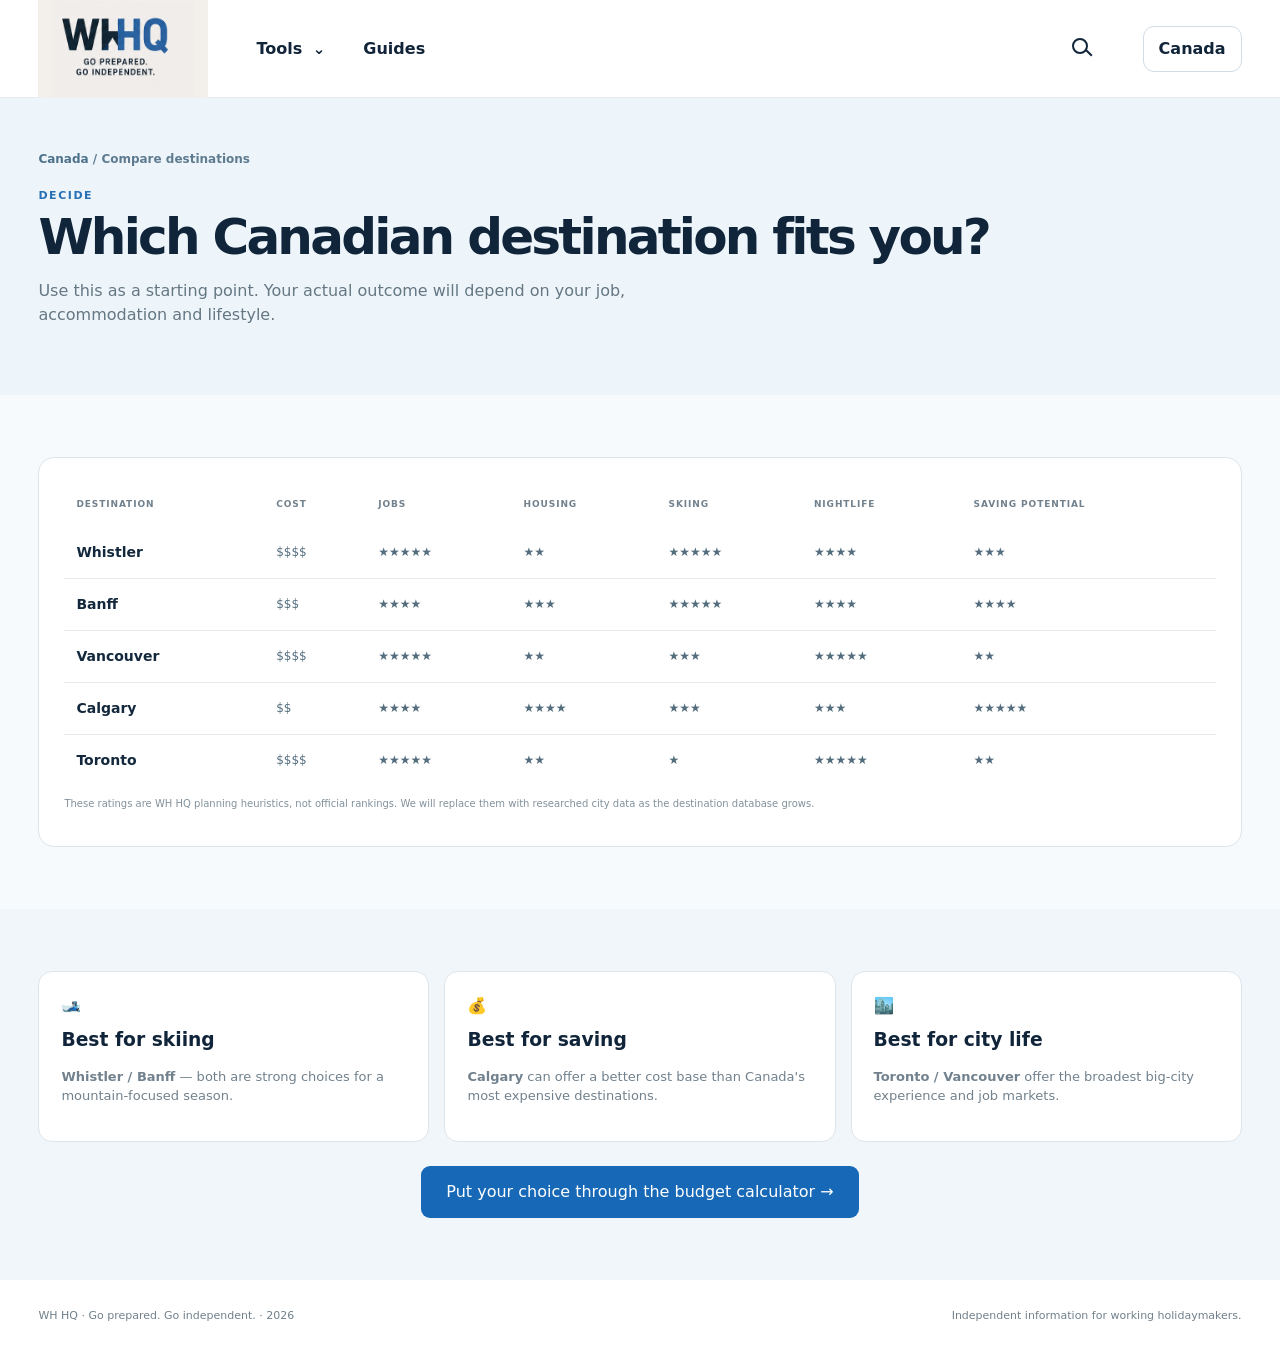
<file: cities.html>
<!doctype html><html lang="en"><head><meta charset="utf-8"><meta name="viewport" content="width=device-width,initial-scale=1"><title>Canada Destination Comparison | WH HQ</title><meta name="description" content="Compare Canadian working holiday destinations including Banff, Whistler, Vancouver, Calgary and Toronto."><link rel="stylesheet" href="styles.css"></head><body><header class="site-header"><div class="wrap nav"><a class="brand" href="index.html" aria-label="WH HQ home"><img src="wh-hq-logo.png" alt="WH HQ — Go prepared. Go independent."></a><nav class="global-nav"><details class="dropdown"><summary class="nav-summary">Tools <span class="chevron">⌄</span></summary><div class="dropdown-panel"><a href="budget.html">💰 <span>Budget</span></a><a href="plan.html">✅ <span>Plan</span></a><a href="work.html">💼 <span>Work</span></a><a href="accommodation.html">🏠 <span>Accommodation</span></a><a href="map.html">🗺️ <span>Map</span></a></div></details><a class="nav-link" href="guides.html">Guides</a></nav><button class="search" title="Search coming soon" aria-label="Search"></button><a class="country-mini" href="canada.html">Canada</a></div></header><main><section class="page-hero"><div class="wrap"><div class="breadcrumbs"><a href="canada.html">Canada</a> / Compare destinations</div><span class="eyebrow">DECIDE</span><h1>Which Canadian destination fits you?</h1><p>Use this as a starting point. Your actual outcome will depend on your job, accommodation and lifestyle.</p></div></section><section class="section"><div class="wrap"><div class="compare-table-wrap panel"><div style="overflow:auto"><table class="compare-table"><thead><tr><th>Destination</th><th>Cost</th><th>Jobs</th><th>Housing</th><th>Skiing</th><th>Nightlife</th><th>Saving potential</th></tr></thead><tbody><tr><th>Whistler</th><td>$$$$</td><td>★★★★★</td><td>★★</td><td>★★★★★</td><td>★★★★</td><td>★★★</td></tr><tr><th>Banff</th><td>$$$</td><td>★★★★</td><td>★★★</td><td>★★★★★</td><td>★★★★</td><td>★★★★</td></tr><tr><th>Vancouver</th><td>$$$$</td><td>★★★★★</td><td>★★</td><td>★★★</td><td>★★★★★</td><td>★★</td></tr><tr><th>Calgary</th><td>$$</td><td>★★★★</td><td>★★★★</td><td>★★★</td><td>★★★</td><td>★★★★★</td></tr><tr><th>Toronto</th><td>$$$$</td><td>★★★★★</td><td>★★</td><td>★</td><td>★★★★★</td><td>★★</td></tr></tbody></table></div><p class="fine-print">These ratings are WH HQ planning heuristics, not official rankings. We will replace them with researched city data as the destination database grows.</p></div></div></section><section class="section alt"><div class="wrap"><div class="feature-grid"><div class="info-card"><span class="big-icon">🎿</span><h3>Best for skiing</h3><p><b>Whistler / Banff</b> — both are strong choices for a mountain-focused season.</p></div><div class="info-card"><span class="big-icon">💰</span><h3>Best for saving</h3><p><b>Calgary</b> can offer a better cost base than Canada's most expensive destinations.</p></div><div class="info-card"><span class="big-icon">🏙️</span><h3>Best for city life</h3><p><b>Toronto / Vancouver</b> offer the broadest big-city experience and job markets.</p></div></div><div class="center-cta"><a class="button primary" href="budget.html">Put your choice through the budget calculator →</a></div></div></section></main><footer class="site-footer"><div class="wrap footer-grid"><span>WH HQ · Go prepared. Go independent. · 2026</span><span>Independent information for working holidaymakers.</span></div></footer></body></html>
</file>
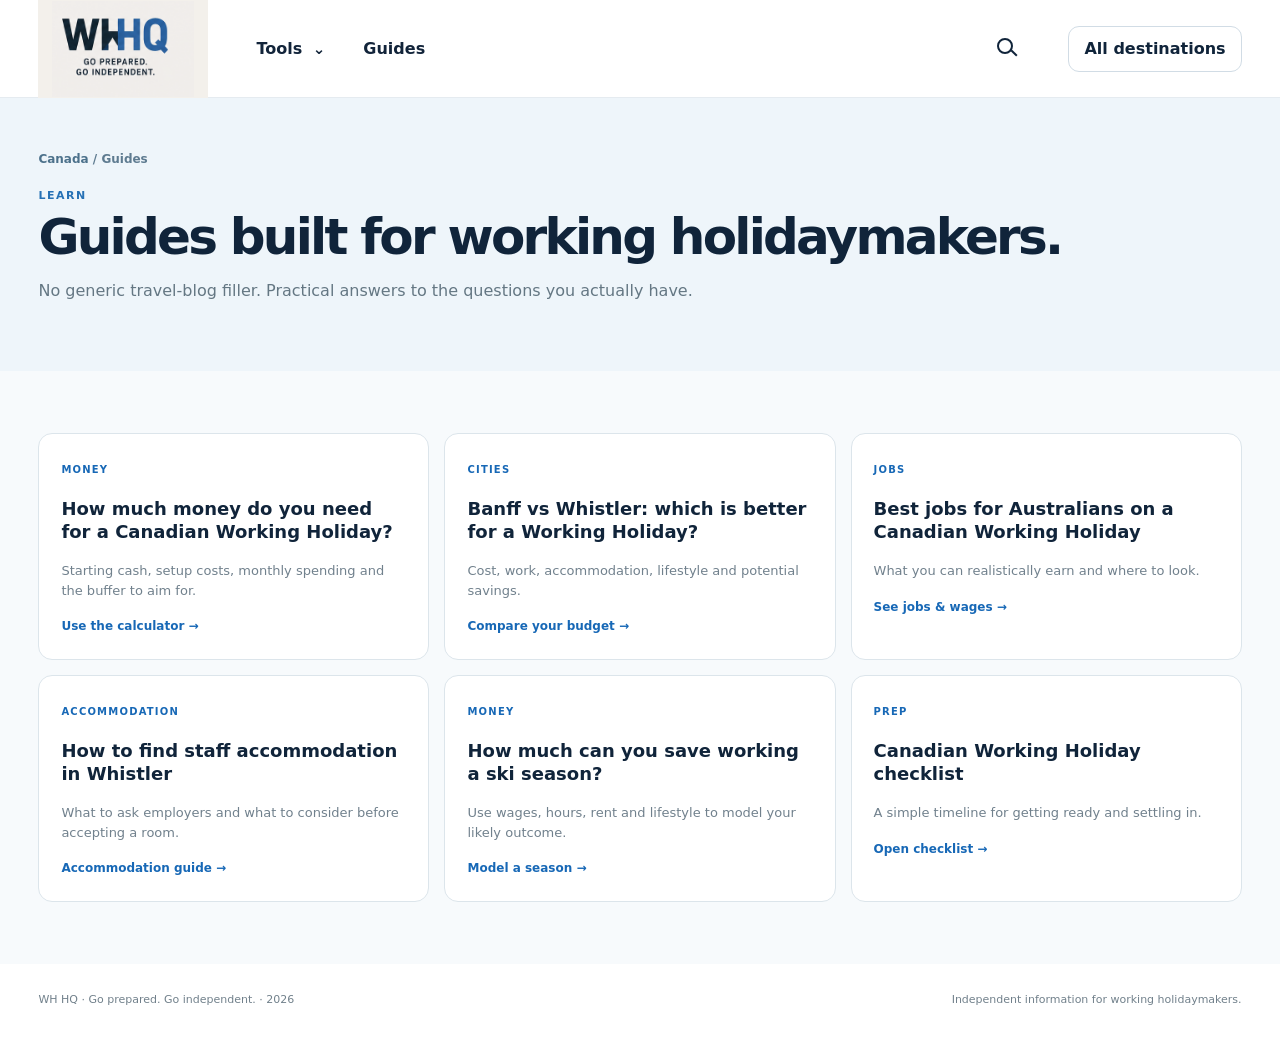
<file: guides.html>
<!doctype html><html lang="en"><head><meta charset="utf-8"><meta name="viewport" content="width=device-width,initial-scale=1"><title>Guides & Articles | WH HQ</title><meta name="description" content="WH HQ — Go prepared. Go independent."><link rel="stylesheet" href="styles.css"></head><body><header class="site-header"><div class="wrap nav"><a class="brand" href="index.html" aria-label="WH HQ home"><img src="wh-hq-logo.png" alt="WH HQ — Go prepared. Go independent."></a><nav class="global-nav"><details class="dropdown"><summary class="nav-summary">Tools <span class="chevron">⌄</span></summary><div class="dropdown-panel"><a href="budget.html">💰 <span>Budget</span></a><a href="plan.html">✅ <span>Plan</span></a><a href="work.html">💼 <span>Work</span></a><a href="accommodation.html">🏠 <span>Accommodation</span></a><a href="map.html">🗺️ <span>Map</span></a></div></details><a class="nav-link" href="guides.html">Guides</a></nav><button class="search" title="Search coming soon" aria-label="Search"></button><a class="country-mini" href="index.html">All destinations</a><a class="mobile-dest nav-link" href="canada.html">Canada</a></div></header>
<main><section class="page-hero"><div class="wrap"><div class="breadcrumbs"><a href="canada.html">Canada</a> / Guides</div><span class="eyebrow">LEARN</span><h1>Guides built for working holidaymakers.</h1><p>No generic travel-blog filler. Practical answers to the questions you actually have.</p></div></section>
<section class="section"><div class="wrap"><div class="article-grid"><article><span>MONEY</span><h3>How much money do you need for a Canadian Working Holiday?</h3><p>Starting cash, setup costs, monthly spending and the buffer to aim for.</p><a class="back-link" href="budget.html">Use the calculator →</a></article><article><span>CITIES</span><h3>Banff vs Whistler: which is better for a Working Holiday?</h3><p>Cost, work, accommodation, lifestyle and potential savings.</p><a class="back-link" href="budget.html">Compare your budget →</a></article><article><span>JOBS</span><h3>Best jobs for Australians on a Canadian Working Holiday</h3><p>What you can realistically earn and where to look.</p><a class="back-link" href="work.html">See jobs & wages →</a></article><article><span>ACCOMMODATION</span><h3>How to find staff accommodation in Whistler</h3><p>What to ask employers and what to consider before accepting a room.</p><a class="back-link" href="accommodation.html">Accommodation guide →</a></article><article><span>MONEY</span><h3>How much can you save working a ski season?</h3><p>Use wages, hours, rent and lifestyle to model your likely outcome.</p><a class="back-link" href="budget.html">Model a season →</a></article><article><span>PREP</span><h3>Canadian Working Holiday checklist</h3><p>A simple timeline for getting ready and settling in.</p><a class="back-link" href="plan.html">Open checklist →</a></article></div></div></section></main><footer class="site-footer"><div class="wrap footer-grid"><span>WH HQ · Go prepared. Go independent. · 2026</span><span>Independent information for working holidaymakers.</span></div></footer></body></html>
</file>
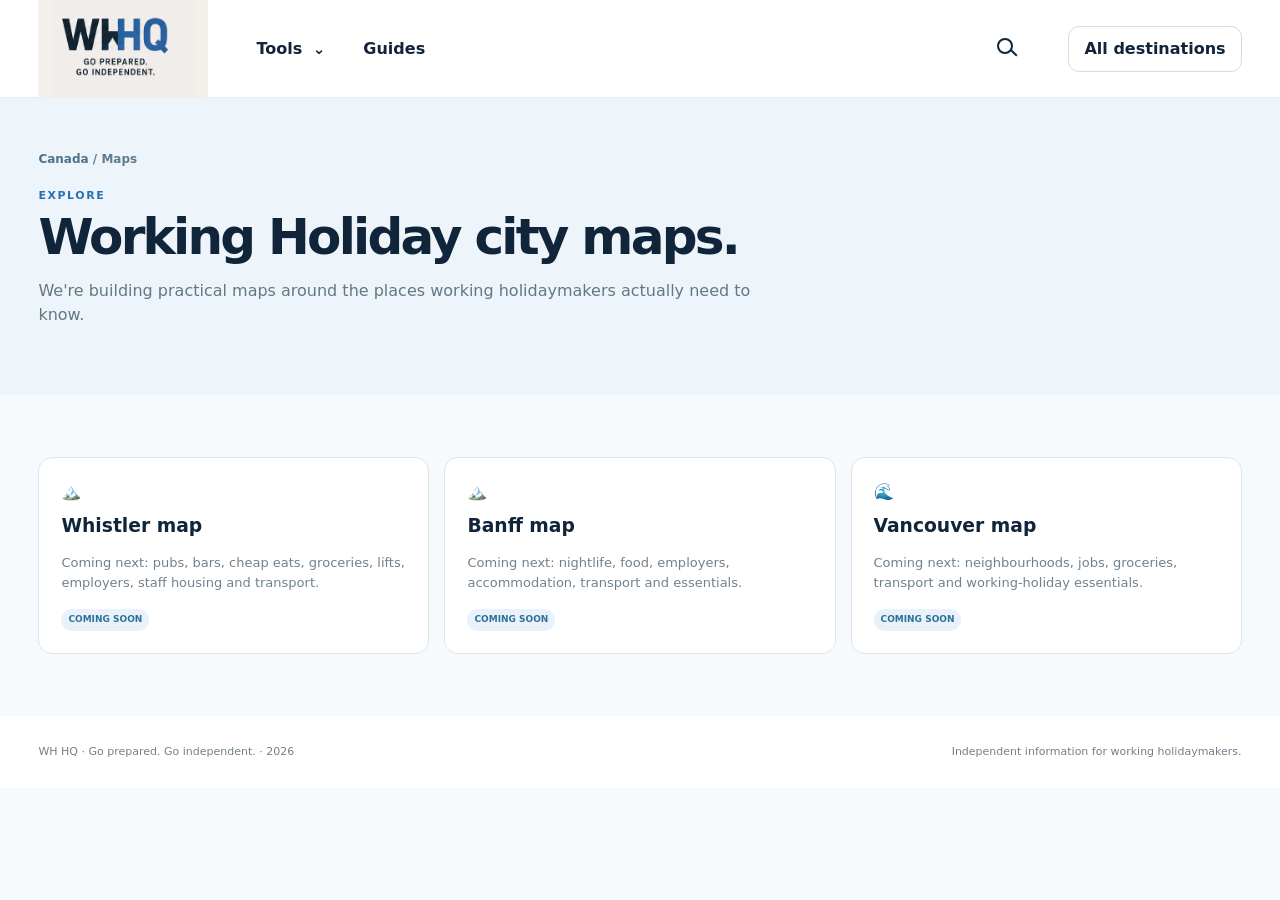
<file: map.html>
<!doctype html><html lang="en"><head><meta charset="utf-8"><meta name="viewport" content="width=device-width,initial-scale=1"><title>City Maps | WH HQ</title><meta name="description" content="WH HQ — Go prepared. Go independent."><link rel="stylesheet" href="styles.css"></head><body><header class="site-header"><div class="wrap nav"><a class="brand" href="index.html" aria-label="WH HQ home"><img src="wh-hq-logo.png" alt="WH HQ — Go prepared. Go independent."></a><nav class="global-nav"><details class="dropdown"><summary class="nav-summary">Tools <span class="chevron">⌄</span></summary><div class="dropdown-panel"><a href="budget.html">💰 <span>Budget</span></a><a href="plan.html">✅ <span>Plan</span></a><a href="work.html">💼 <span>Work</span></a><a href="accommodation.html">🏠 <span>Accommodation</span></a><a href="map.html">🗺️ <span>Map</span></a></div></details><a class="nav-link" href="guides.html">Guides</a></nav><button class="search" title="Search coming soon" aria-label="Search"></button><a class="country-mini" href="index.html">All destinations</a><a class="mobile-dest nav-link" href="canada.html">Canada</a></div></header>
<main><section class="page-hero"><div class="wrap"><div class="breadcrumbs"><a href="canada.html">Canada</a> / Maps</div><span class="eyebrow">EXPLORE</span><h1>Working Holiday city maps.</h1><p>We're building practical maps around the places working holidaymakers actually need to know.</p></div></section>
<section class="section"><div class="wrap"><div class="feature-grid"><div class="info-card"><span class="big-icon">🏔️</span><h3>Whistler map</h3><p>Coming next: pubs, bars, cheap eats, groceries, lifts, employers, staff housing and transport.</p><span class="pill">COMING SOON</span></div><div class="info-card"><span class="big-icon">🏔️</span><h3>Banff map</h3><p>Coming next: nightlife, food, employers, accommodation, transport and essentials.</p><span class="pill">COMING SOON</span></div><div class="info-card"><span class="big-icon">🌊</span><h3>Vancouver map</h3><p>Coming next: neighbourhoods, jobs, groceries, transport and working-holiday essentials.</p><span class="pill">COMING SOON</span></div></div></div></section></main><footer class="site-footer"><div class="wrap footer-grid"><span>WH HQ · Go prepared. Go independent. · 2026</span><span>Independent information for working holidaymakers.</span></div></footer></body></html>
</file>
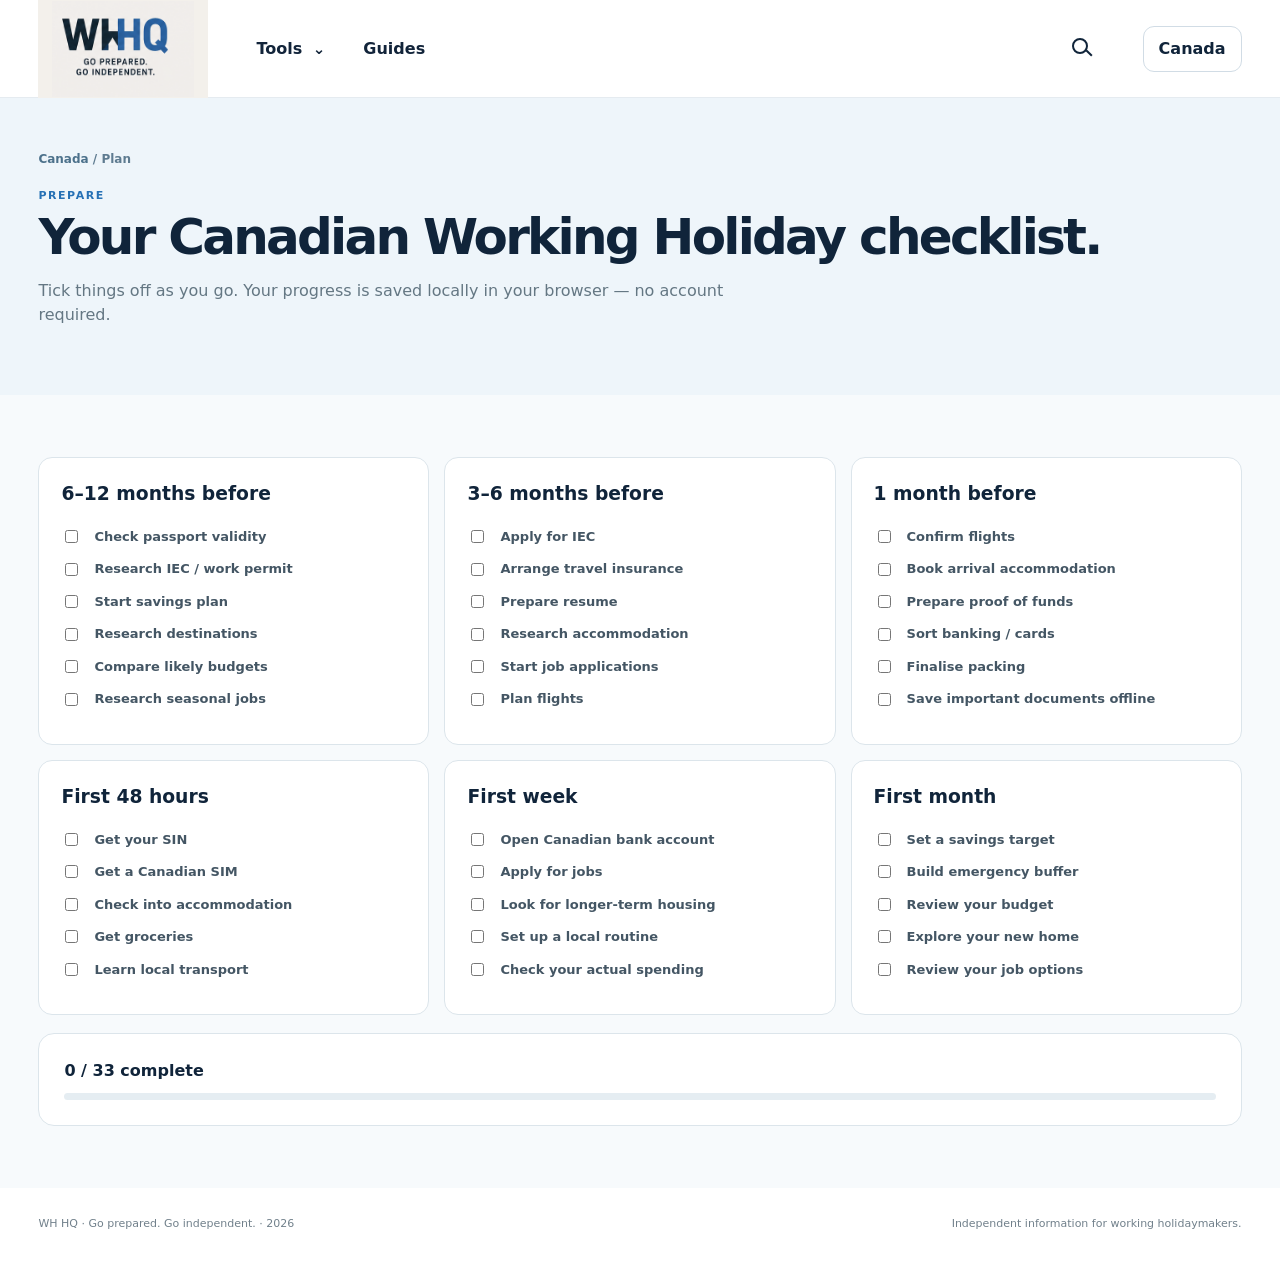
<file: plan.html>
<!doctype html><html lang="en"><head><meta charset="utf-8"><meta name="viewport" content="width=device-width,initial-scale=1"><title>Working Holiday Plan | WH HQ</title><meta name="description" content="A practical Canadian Working Holiday checklist from Australia to your first month in Canada."><link rel="stylesheet" href="styles.css"></head><body><header class="site-header"><div class="wrap nav"><a class="brand" href="index.html" aria-label="WH HQ home"><img src="wh-hq-logo.png" alt="WH HQ — Go prepared. Go independent."></a><nav class="global-nav"><details class="dropdown"><summary class="nav-summary">Tools <span class="chevron">⌄</span></summary><div class="dropdown-panel"><a href="budget.html">💰 <span>Budget</span></a><a href="plan.html">✅ <span>Plan</span></a><a href="work.html">💼 <span>Work</span></a><a href="accommodation.html">🏠 <span>Accommodation</span></a><a href="map.html">🗺️ <span>Map</span></a></div></details><a class="nav-link" href="guides.html">Guides</a></nav><button class="search" title="Search coming soon" aria-label="Search"></button><a class="country-mini" href="canada.html">Canada</a></div></header><main><section class="page-hero"><div class="wrap"><div class="breadcrumbs"><a href="canada.html">Canada</a> / Plan</div><span class="eyebrow">PREPARE</span><h1>Your Canadian Working Holiday checklist.</h1><p>Tick things off as you go. Your progress is saved locally in your browser — no account required.</p></div></section><section class="section"><div class="wrap"><div class="checklist" id="checklist"><div><h3>6–12 months before</h3><label><input type="checkbox"> Check passport validity</label><label><input type="checkbox"> Research IEC / work permit</label><label><input type="checkbox"> Start savings plan</label><label><input type="checkbox"> Research destinations</label><label><input type="checkbox"> Compare likely budgets</label><label><input type="checkbox"> Research seasonal jobs</label></div><div><h3>3–6 months before</h3><label><input type="checkbox"> Apply for IEC</label><label><input type="checkbox"> Arrange travel insurance</label><label><input type="checkbox"> Prepare resume</label><label><input type="checkbox"> Research accommodation</label><label><input type="checkbox"> Start job applications</label><label><input type="checkbox"> Plan flights</label></div><div><h3>1 month before</h3><label><input type="checkbox"> Confirm flights</label><label><input type="checkbox"> Book arrival accommodation</label><label><input type="checkbox"> Prepare proof of funds</label><label><input type="checkbox"> Sort banking / cards</label><label><input type="checkbox"> Finalise packing</label><label><input type="checkbox"> Save important documents offline</label></div><div><h3>First 48 hours</h3><label><input type="checkbox"> Get your SIN</label><label><input type="checkbox"> Get a Canadian SIM</label><label><input type="checkbox"> Check into accommodation</label><label><input type="checkbox"> Get groceries</label><label><input type="checkbox"> Learn local transport</label></div><div><h3>First week</h3><label><input type="checkbox"> Open Canadian bank account</label><label><input type="checkbox"> Apply for jobs</label><label><input type="checkbox"> Look for longer-term housing</label><label><input type="checkbox"> Set up a local routine</label><label><input type="checkbox"> Check your actual spending</label></div><div><h3>First month</h3><label><input type="checkbox"> Set a savings target</label><label><input type="checkbox"> Build emergency buffer</label><label><input type="checkbox"> Review your budget</label><label><input type="checkbox"> Explore your new home</label><label><input type="checkbox"> Review your job options</label></div></div><div class="panel" style="margin-top:18px"><b id="progress">0 / 33 complete</b><div class="score-bar" style="background:#e5edf2;margin-top:10px"><i id="progressBar" style="width:0%"></i></div></div></div></section></main><footer class="site-footer"><div class="wrap footer-grid"><span>WH HQ · Go prepared. Go independent. · 2026</span><span>Independent information for working holidaymakers.</span></div></footer><script>const boxes=[...document.querySelectorAll('#checklist input')];const saved=JSON.parse(localStorage.getItem('whhq-checklist-v61')||'[]');boxes.forEach((b,i)=>{b.checked=!!saved[i];b.addEventListener('change',()=>{localStorage.setItem('whhq-checklist-v61',JSON.stringify(boxes.map(x=>x.checked)));update()})});function update(){const n=boxes.filter(x=>x.checked).length;document.getElementById('progress').textContent=n+' / '+boxes.length+' complete';document.getElementById('progressBar').style.width=(n/boxes.length*100)+'%'}update()</script></body></html>
</file>
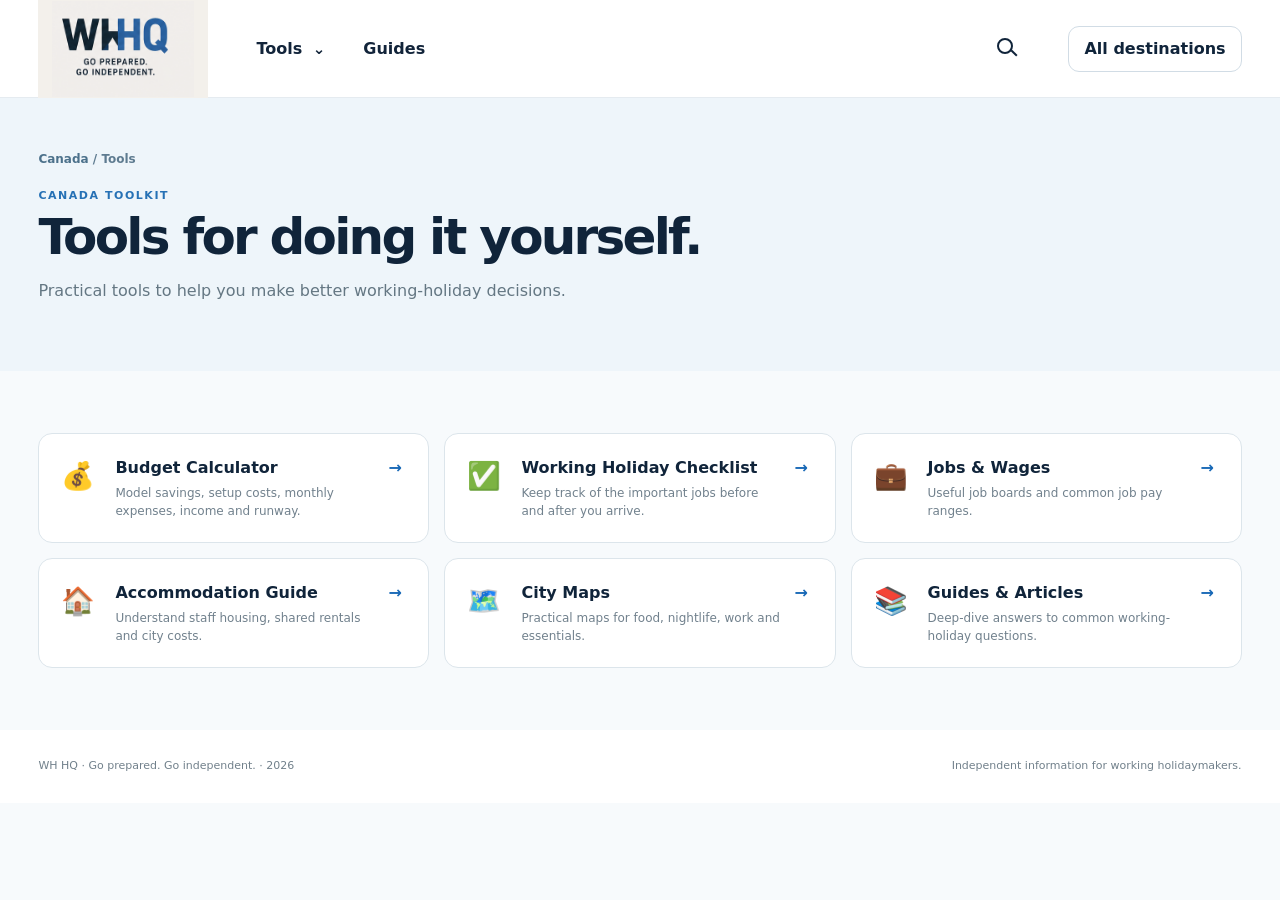
<file: tools.html>
<!doctype html><html lang="en"><head><meta charset="utf-8"><meta name="viewport" content="width=device-width,initial-scale=1"><title>Tools | WH HQ</title><meta name="description" content="WH HQ — Go prepared. Go independent."><link rel="stylesheet" href="styles.css"></head><body><header class="site-header"><div class="wrap nav"><a class="brand" href="index.html" aria-label="WH HQ home"><img src="wh-hq-logo.png" alt="WH HQ — Go prepared. Go independent."></a><nav class="global-nav"><details class="dropdown"><summary class="nav-summary">Tools <span class="chevron">⌄</span></summary><div class="dropdown-panel"><a href="budget.html">💰 <span>Budget</span></a><a href="plan.html">✅ <span>Plan</span></a><a href="work.html">💼 <span>Work</span></a><a href="accommodation.html">🏠 <span>Accommodation</span></a><a href="map.html">🗺️ <span>Map</span></a></div></details><a class="nav-link" href="guides.html">Guides</a></nav><button class="search" title="Search coming soon" aria-label="Search"></button><a class="country-mini" href="index.html">All destinations</a><a class="mobile-dest nav-link" href="canada.html">Canada</a></div></header><main><section class="page-hero"><div class="wrap"><div class="breadcrumbs"><a href="canada.html">Canada</a> / Tools</div><span class="eyebrow">CANADA TOOLKIT</span><h1>Tools for doing it yourself.</h1><p>Practical tools to help you make better working-holiday decisions.</p></div></section><section class="section"><div class="wrap"><div class="tool-grid"><a class="tool-card" href="budget.html"><span>💰</span><div><b>Budget Calculator</b><p>Model savings, setup costs, monthly expenses, income and runway.</p></div><strong>→</strong></a><a class="tool-card" href="plan.html"><span>✅</span><div><b>Working Holiday Checklist</b><p>Keep track of the important jobs before and after you arrive.</p></div><strong>→</strong></a><a class="tool-card" href="work.html"><span>💼</span><div><b>Jobs & Wages</b><p>Useful job boards and common job pay ranges.</p></div><strong>→</strong></a><a class="tool-card" href="accommodation.html"><span>🏠</span><div><b>Accommodation Guide</b><p>Understand staff housing, shared rentals and city costs.</p></div><strong>→</strong></a><a class="tool-card" href="map.html"><span>🗺️</span><div><b>City Maps</b><p>Practical maps for food, nightlife, work and essentials.</p></div><strong>→</strong></a><a class="tool-card" href="guides.html"><span>📚</span><div><b>Guides & Articles</b><p>Deep-dive answers to common working-holiday questions.</p></div><strong>→</strong></a></div></div></section></main><footer class="site-footer"><div class="wrap footer-grid"><span>WH HQ · Go prepared. Go independent. · 2026</span><span>Independent information for working holidaymakers.</span></div></footer></body></html>
</file>
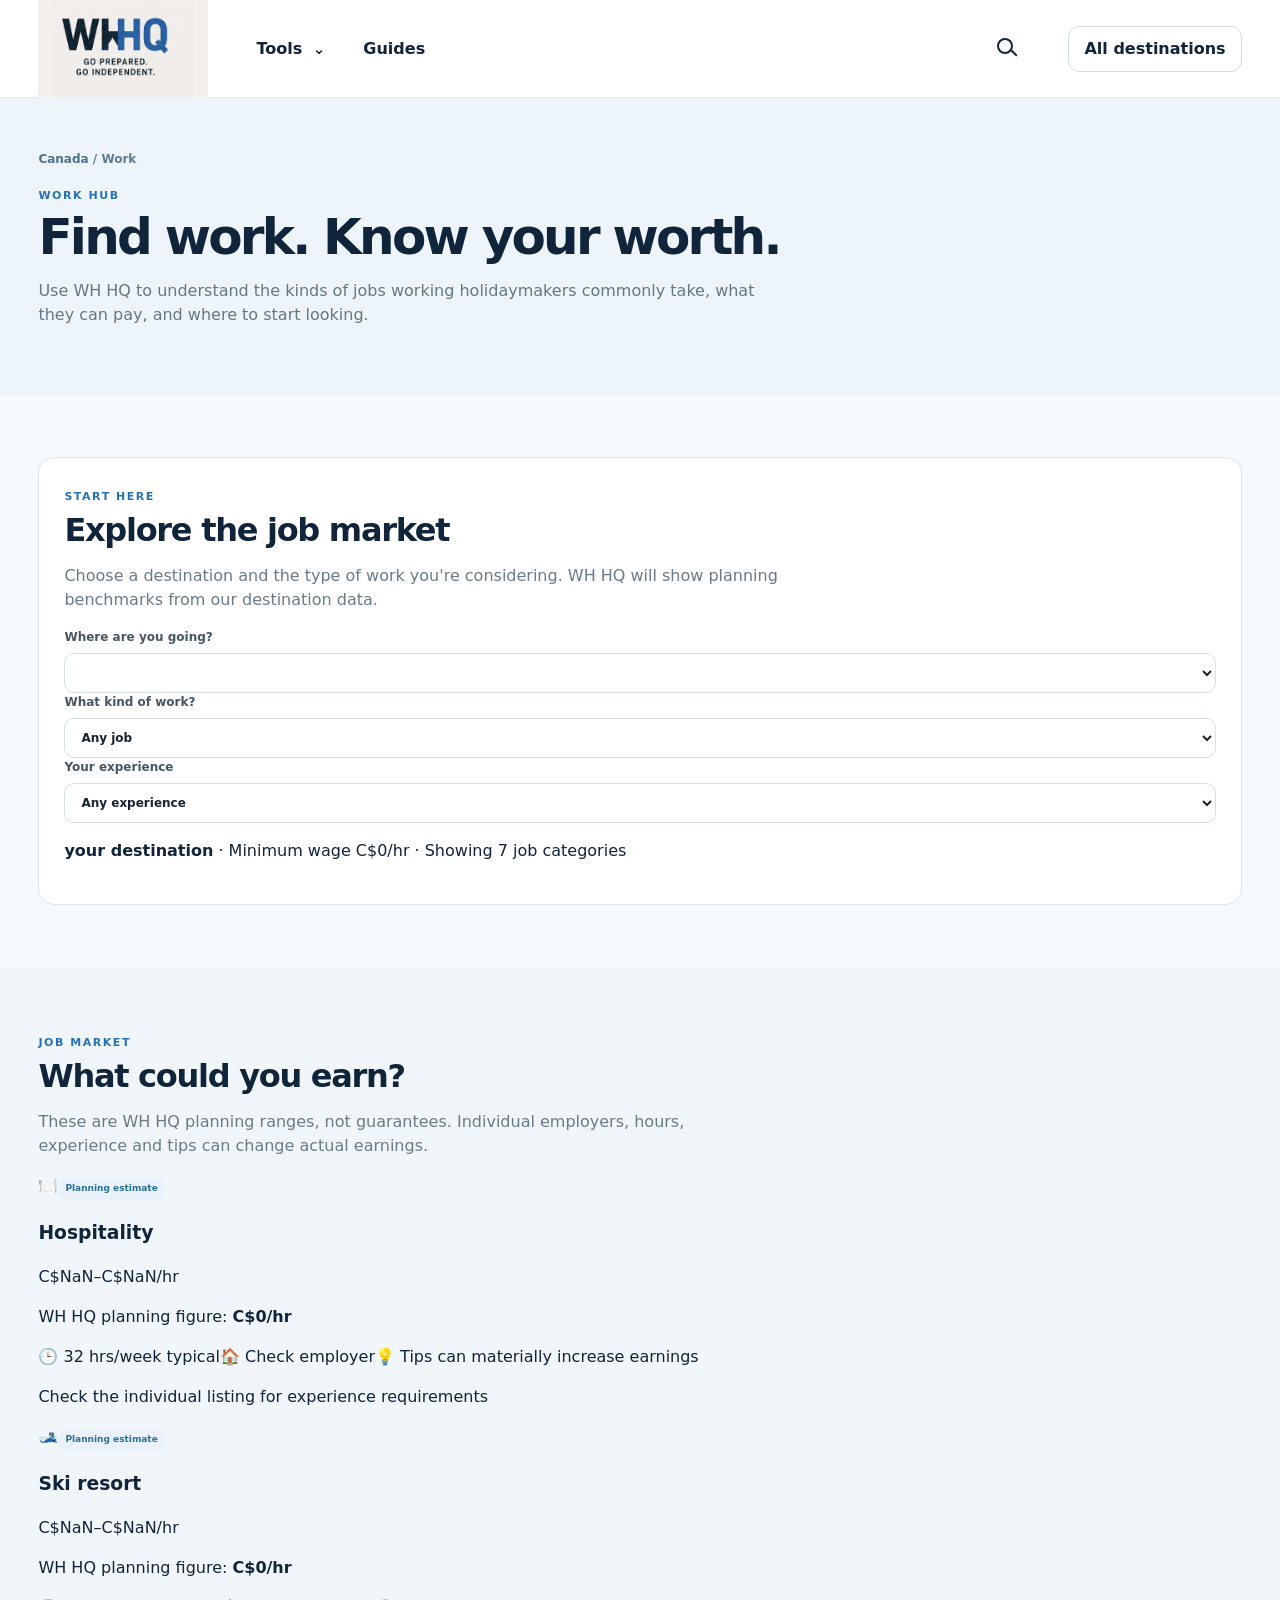
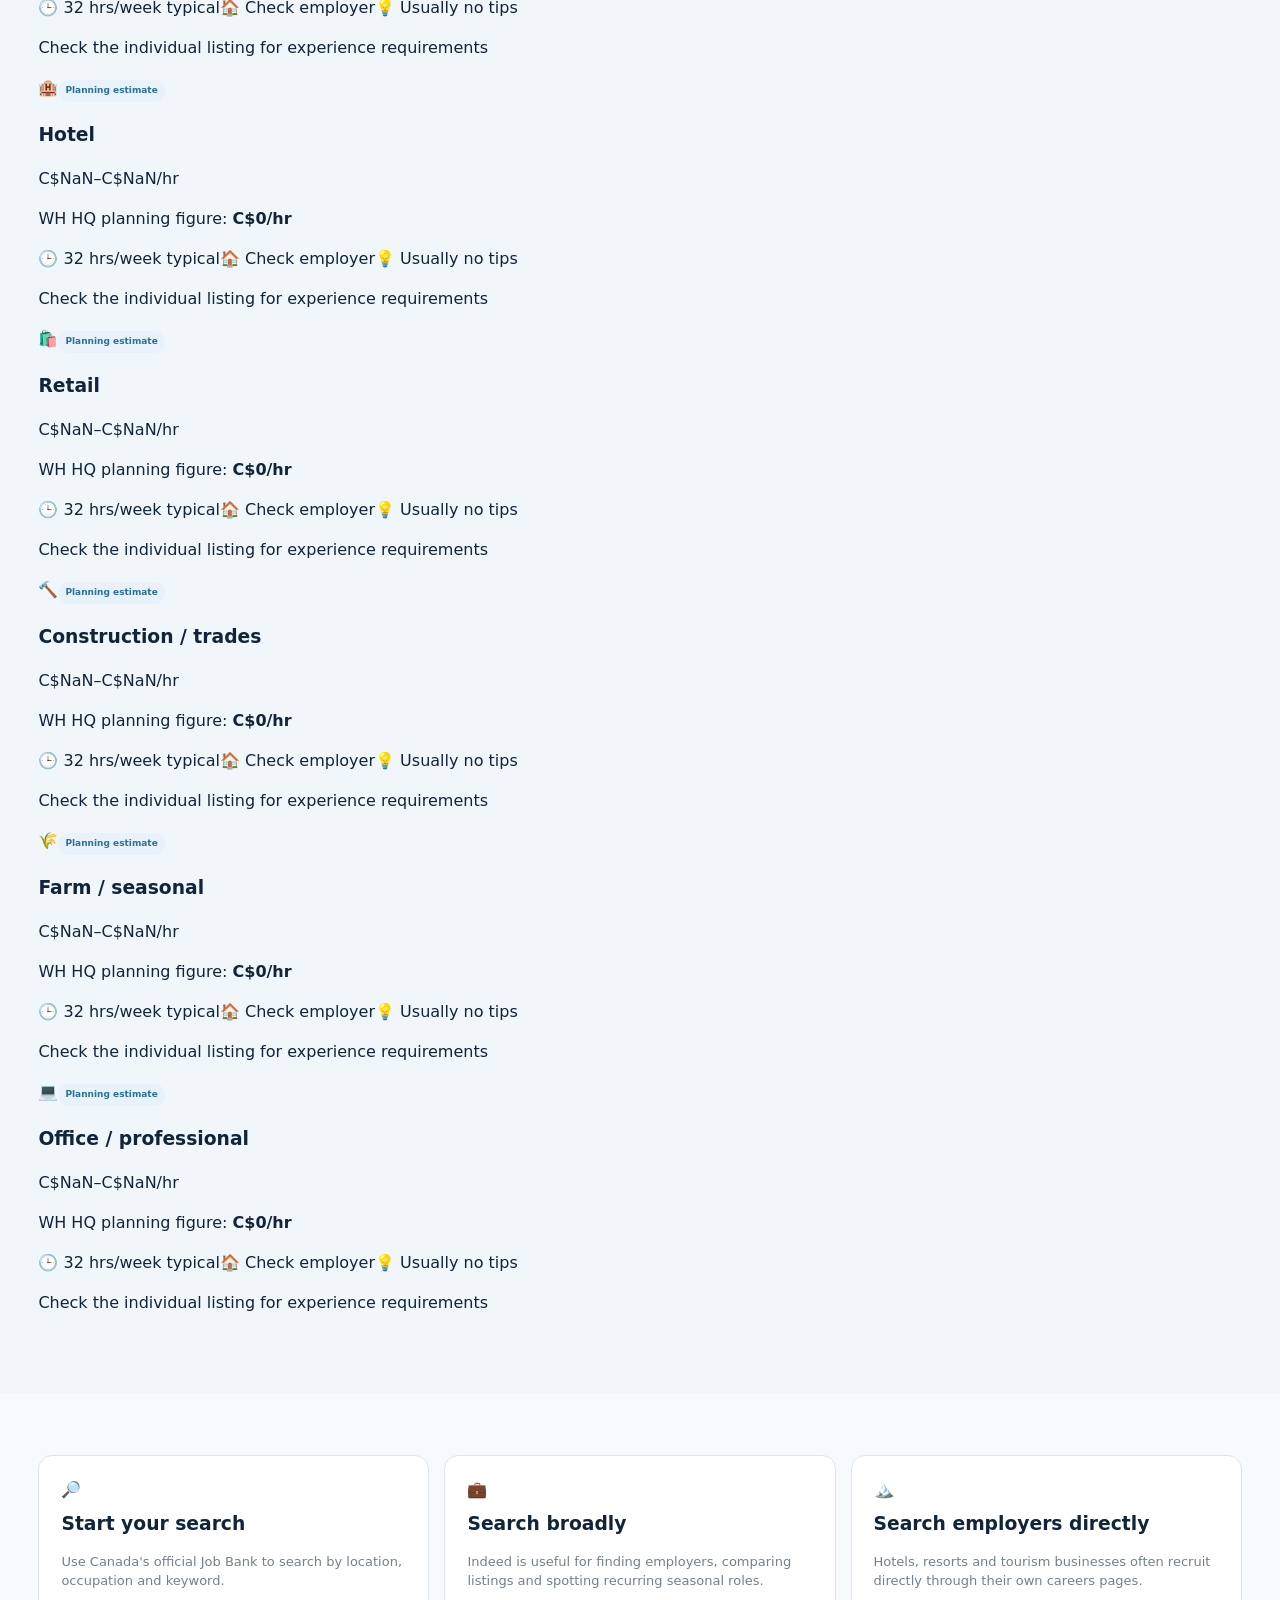
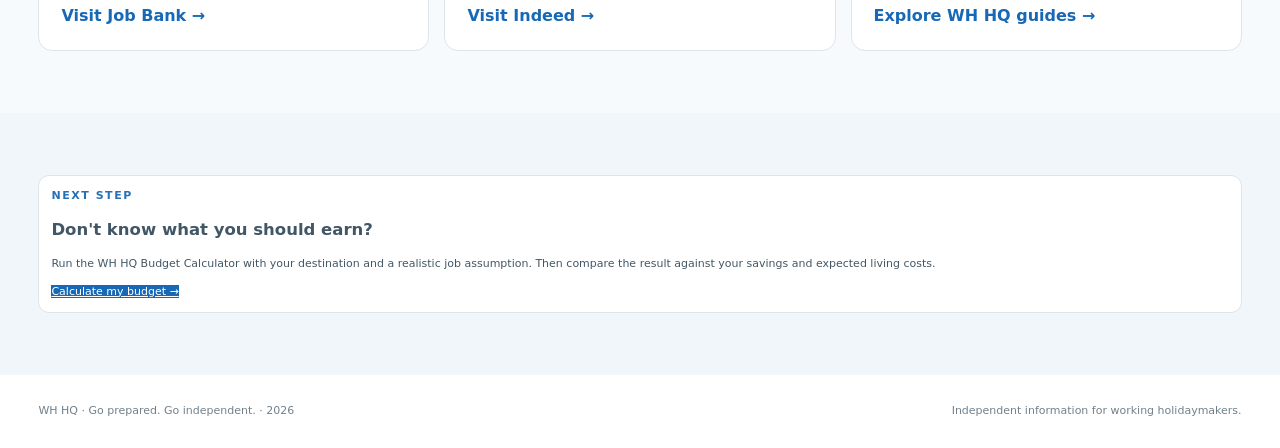
<file: work.html>
<!doctype html><html lang="en"><head><meta charset="utf-8"><meta name="viewport" content="width=device-width,initial-scale=1"><title>Work Hub | WH HQ</title><meta name="description" content="WH HQ — Find work, understand wages and prepare for working in Canada."><link rel="stylesheet" href="styles.css"></head><body><header class="site-header"><div class="wrap nav"><a class="brand" href="index.html" aria-label="WH HQ home"><img src="wh-hq-logo.png" alt="WH HQ — Go prepared. Go independent."></a><nav class="global-nav"><details class="dropdown"><summary class="nav-summary">Tools <span class="chevron">⌄</span></summary><div class="dropdown-panel"><a href="budget.html">💰 <span>Budget</span></a><a href="plan.html">✅ <span>Plan</span></a><a href="work.html">💼 <span>Work</span></a><a href="accommodation.html">🏠 <span>Accommodation</span></a><a href="map.html">🗺️ <span>Map</span></a></div></details><a class="nav-link" href="guides.html">Guides</a></nav><button class="search" title="Search coming soon" aria-label="Search"></button><a class="country-mini" href="index.html">All destinations</a><a class="mobile-dest nav-link" href="canada.html">Canada</a></div></header><main><section class="page-hero"><div class="wrap"><div class="breadcrumbs"><a href="canada.html">Canada</a> / Work</div><span class="eyebrow">WORK HUB</span><h1>Find work. Know your worth.</h1><p>Use WH HQ to understand the kinds of jobs working holidaymakers commonly take, what they can pay, and where to start looking.</p></div></section><section class="section"><div class="wrap"><div class="panel"><div class="section-title"><span class="eyebrow">START HERE</span><h2>Explore the job market</h2><p class="muted">Choose a destination and the type of work you're considering. WH HQ will show planning benchmarks from our destination data.</p></div><div class="filter-grid"><label><span>Where are you going?</span><select id="work-destination"></select></label><label><span>What kind of work?</span><select id="work-job-type"><option value="">Any job</option></select></label><label><span>Your experience</span><select id="work-experience"><option value="any">Any experience</option><option value="new">No / little experience</option><option value="experienced">Experienced</option></select></label></div><p id="work-summary" class="filter-summary"></p></div></div></section><section class="section alt"><div class="wrap"><div class="section-title"><span class="eyebrow">JOB MARKET</span><h2>What could you earn?</h2><p>These are WH HQ planning ranges, not guarantees. Individual employers, hours, experience and tips can change actual earnings.</p></div><div id="work-results" class="work-grid"></div></div></section><section class="section"><div class="wrap"><div class="feature-grid"><div class="info-card"><span class="big-icon">🔎</span><h3>Start your search</h3><p>Use Canada's official Job Bank to search by location, occupation and keyword.</p><a href="https://www.jobbank.gc.ca/" target="_blank" rel="noopener">Visit Job Bank →</a></div><div class="info-card"><span class="big-icon">💼</span><h3>Search broadly</h3><p>Indeed is useful for finding employers, comparing listings and spotting recurring seasonal roles.</p><a href="https://ca.indeed.com/" target="_blank" rel="noopener">Visit Indeed →</a></div><div class="info-card"><span class="big-icon">🏔️</span><h3>Search employers directly</h3><p>Hotels, resorts and tourism businesses often recruit directly through their own careers pages.</p><a href="guides.html">Explore WH HQ guides →</a></div></div></div></section><section class="section alt"><div class="wrap"><div class="panel callout"><span class="eyebrow">NEXT STEP</span><h2>Don't know what you should earn?</h2><p>Run the WH HQ Budget Calculator with your destination and a realistic job assumption. Then compare the result against your savings and expected living costs.</p><a class="btn primary" href="budget.html">Calculate my budget →</a></div></div></section></main><footer class="site-footer"><div class="wrap footer-grid"><span>WH HQ · Go prepared. Go independent. · 2026</span><span>Independent information for working holidaymakers.</span></div></footer><script src="data.js"></script><script src="work.js"></script></body></html>
</file>
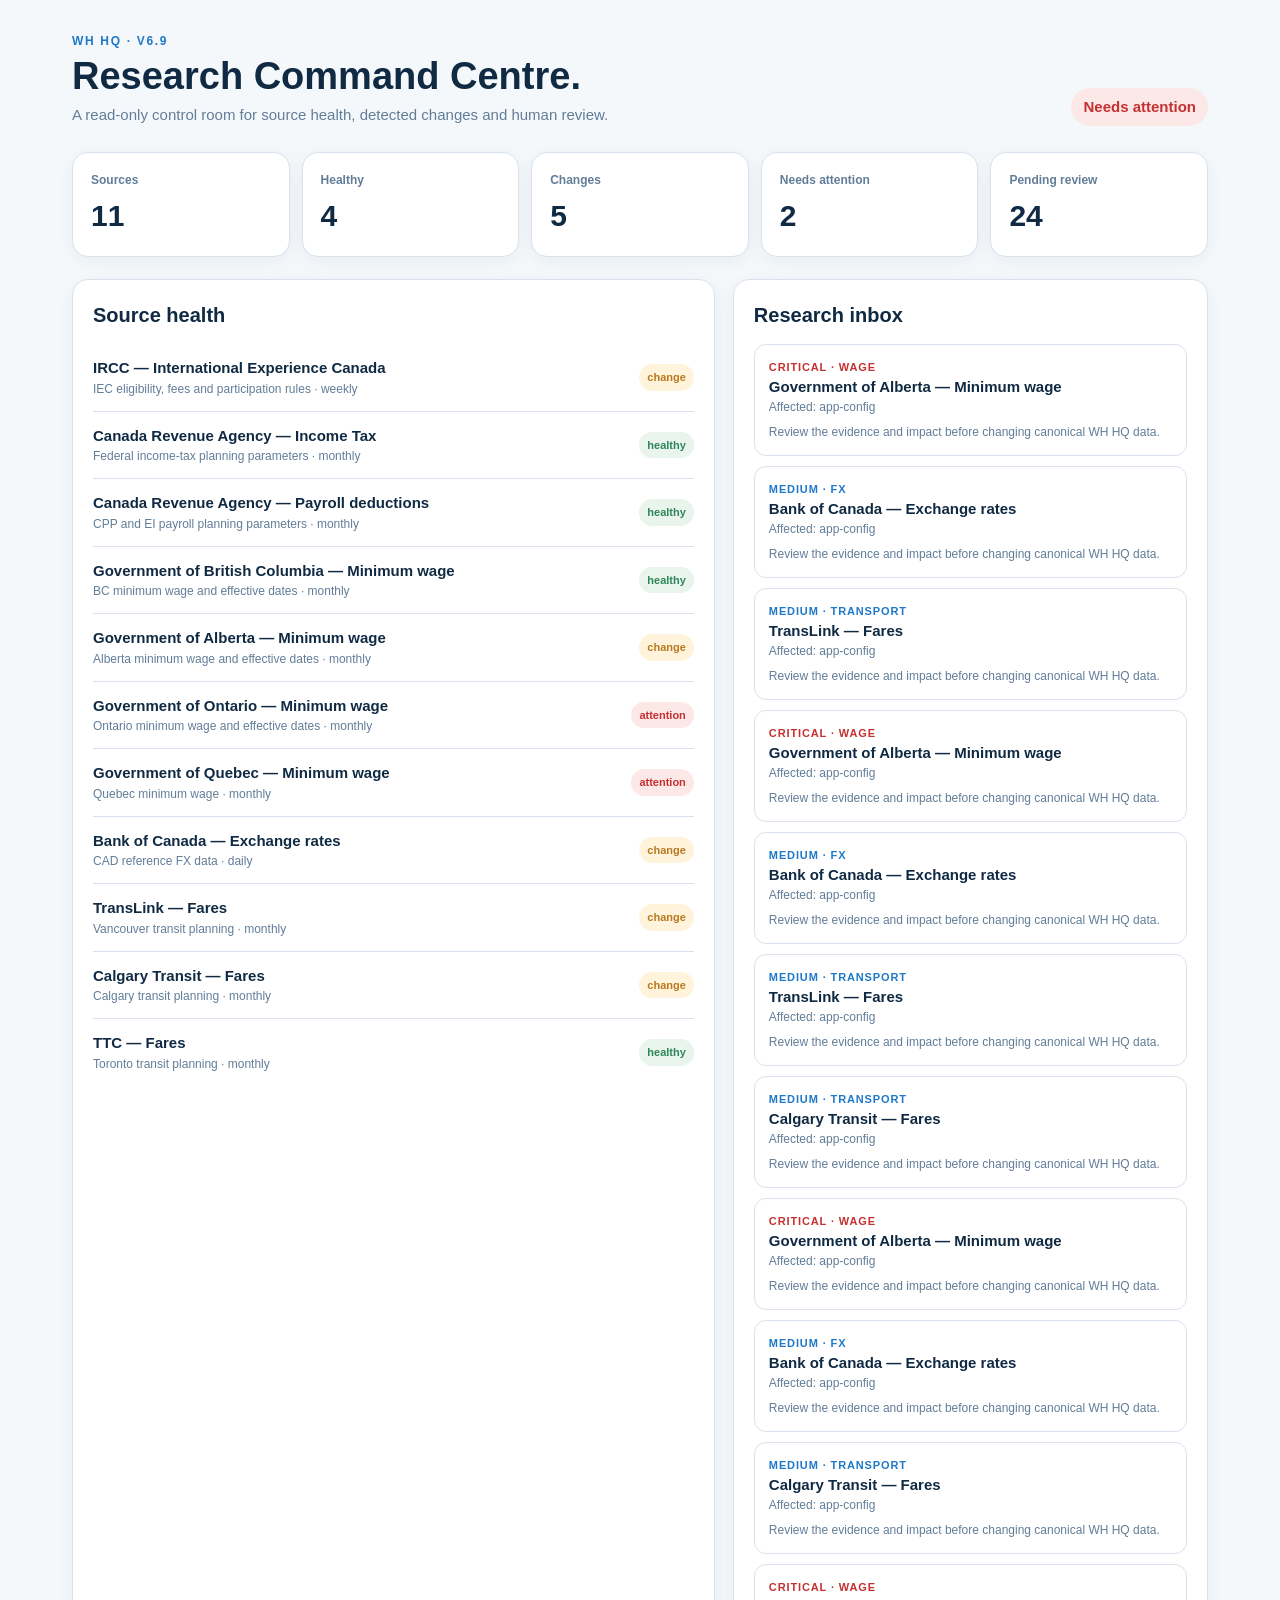
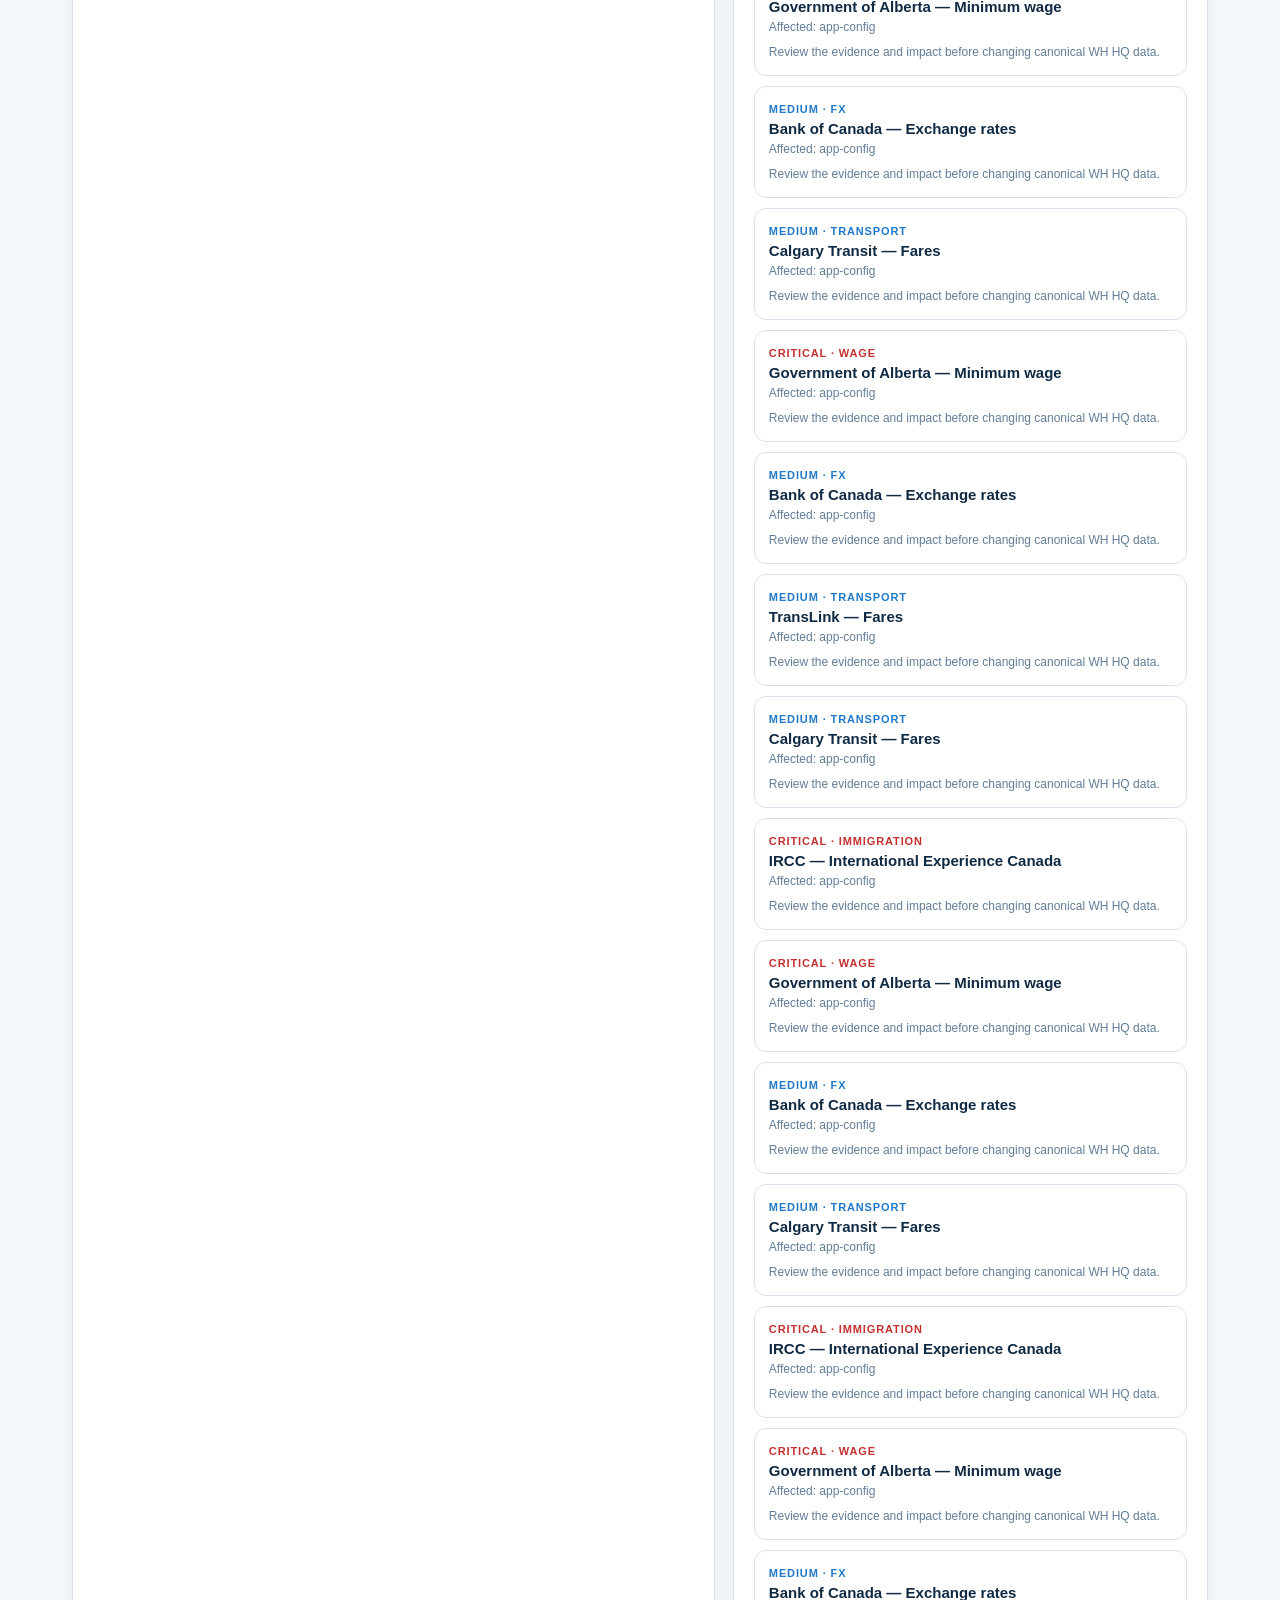
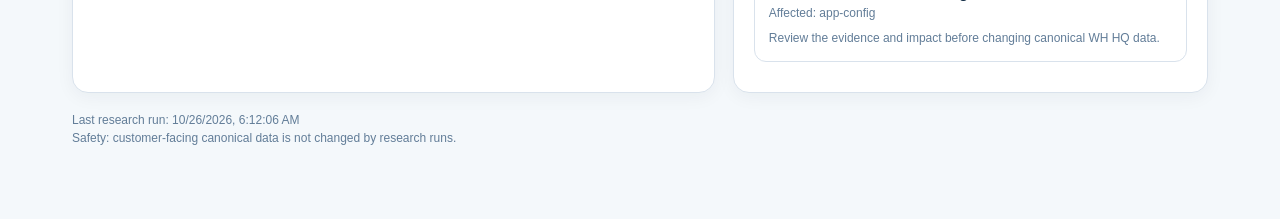
<file: research/command-centre.html>
<!doctype html>
<html lang="en">
<head>
<meta charset="utf-8">
<meta name="viewport" content="width=device-width,initial-scale=1">
<title>WH HQ — Research Command Centre</title>
<style>
:root{--ink:#102a43;--blue:#1f78c8;--bg:#f4f8fb;--card:#fff;--muted:#627d98;--line:#d9e2ec;--good:#2f855a;--warn:#b7791f;--bad:#c53030}
*{box-sizing:border-box}body{margin:0;background:var(--bg);color:var(--ink);font:15px/1.5 Arial,sans-serif}.wrap{max-width:1180px;margin:0 auto;padding:32px 22px 60px}.top{display:flex;justify-content:space-between;align-items:flex-end;gap:20px;margin-bottom:26px}.eyebrow{font-size:12px;font-weight:800;letter-spacing:.14em;color:var(--blue)}h1{font-size:38px;line-height:1.05;margin:7px 0}.sub{color:var(--muted)}.badge{background:#e8f4ec;color:var(--good);padding:8px 12px;border-radius:999px;font-weight:700}.grid{display:grid;grid-template-columns:repeat(5,1fr);gap:12px;margin-bottom:22px}.stat,.panel{background:var(--card);border:1px solid var(--line);border-radius:16px;box-shadow:0 4px 18px rgba(16,42,67,.05)}.stat{padding:18px}.label{font-size:12px;color:var(--muted);font-weight:700}.num{font-size:30px;font-weight:800;margin-top:4px}.layout{display:grid;grid-template-columns:1.15fr .85fr;gap:18px}.panel{padding:20px}.panel h2{margin:0 0 14px;font-size:20px}.row{display:flex;justify-content:space-between;align-items:center;padding:13px 0;border-top:1px solid var(--line);gap:12px}.row:first-of-type{border-top:0}.name{font-weight:700}.small{font-size:12px;color:var(--muted)}.pill{font-size:11px;font-weight:800;padding:5px 8px;border-radius:999px;white-space:nowrap}.healthy{background:#e8f4ec;color:var(--good)}.change{background:#fff4db;color:var(--warn)}.attention{background:#fde8e8;color:var(--bad)}.not_checked{background:#edf2f7;color:var(--muted)}.review{border:1px solid var(--line);border-radius:12px;padding:14px;margin:10px 0}.review strong{display:block}.sev{font-size:11px;text-transform:uppercase;font-weight:800;letter-spacing:.08em}.critical{color:var(--bad)}.high{color:var(--warn)}.medium{color:var(--blue)}a{color:var(--blue)}.empty{color:var(--muted);padding:12px 0}@media(max-width:800px){.grid{grid-template-columns:repeat(2,1fr)}.layout{grid-template-columns:1fr}.top{align-items:flex-start;flex-direction:column}}
</style>
</head>
<body>
<div class="wrap">
<header class="top"><div><div class="eyebrow">WH HQ · V6.9</div><h1>Research Command Centre.</h1><div class="sub">A read-only control room for source health, detected changes and human review.</div></div><div id="status" class="badge">Loading…</div></header>
<section class="grid" id="stats"></section>
<div class="layout"><section class="panel"><h2>Source health</h2><div id="sources"><div class="empty">Loading source status…</div></div></section><section class="panel"><h2>Research inbox</h2><div id="reviews"><div class="empty">Loading review queue…</div></div></section></div>
<p class="small" style="margin-top:18px">Last research run: <span id="lastRun">—</span><br>Safety: customer-facing canonical data is not changed by research runs.</p>
</div>
<script>
const esc=s=>String(s??'').replace(/[&<>"']/g,c=>({'&':'&amp;','<':'&lt;','>':'&gt;','"':'&quot;',"'":'&#39;'}[c]));
const fmt=s=>s?new Date(s).toLocaleString():'—';
async function load(){
 const r=await fetch('reports/command-centre-latest.json?'+Date.now()); if(!r.ok) throw new Error('No Command Centre state yet'); const d=await r.json();
 const x=d.summary||{}; document.getElementById('status').textContent=x.attention?'Needs attention':x.changes?'Changes detected':'All systems healthy';
 document.getElementById('status').className='badge '+(x.attention?'attention':'');
 const stats=[['Sources',x.sources],['Healthy',x.healthy],['Changes',x.changes],['Needs attention',x.attention],['Pending review',x.pendingReviews]];
 document.getElementById('stats').innerHTML=stats.map(a=>`<div class="stat"><div class="label">${a[0]}</div><div class="num">${a[1]??0}</div></div>`).join('');
 document.getElementById('sources').innerHTML=(d.sources||[]).map(s=>`<div class="row"><div><div class="name">${esc(s.name)}</div><div class="small">${esc(s.use)} · ${esc(s.cadence)}</div></div><span class="pill ${esc(s.status)}">${esc(s.status.replace('_',' '))}</span></div>`).join('')||'<div class="empty">No sources registered.</div>';
 document.getElementById('reviews').innerHTML=(d.pendingReviews||[]).map(p=>`<div class="review"><div class="sev ${esc(p.severity)}">${esc(p.severity||'review')} · ${esc(p.topic||'general')}</div><strong>${esc(p.sourceName||p.source||'Research proposal')}</strong><div class="small">Affected: ${esc((p.affectedDatasets||[]).join(', ')||'Needs assessment')}</div><div class="small" style="margin-top:7px">${esc(p.recommendation||'Review evidence before changing canonical data.')}</div></div>`).join('')||'<div class="empty">No pending reviews. Nice and boring.</div>';
 document.getElementById('lastRun').textContent=fmt(d.lastRun);
}
load().catch(e=>{document.getElementById('status').textContent='State unavailable';document.getElementById('sources').innerHTML='<div class="empty">'+esc(e.message)+'</div>';document.getElementById('reviews').innerHTML='<div class="empty">Run the Research Engine to create the first state file.</div>';});
</script>
</body></html>
</file>
<file: styles.css>
*{box-sizing:border-box}html{scroll-behavior:smooth}body{margin:0;font-family:Inter,ui-sans-serif,system-ui,-apple-system,BlinkMacSystemFont,"Segoe UI",sans-serif;color:#10243a;background:#f7fafc;line-height:1.5}a{color:inherit}.wrap{width:min(1440px,94%);margin:auto}.site-header{height:98px;background:rgba(255,255,255,.97);border-bottom:1px solid #e5ebf0;position:sticky;top:0;z-index:50;backdrop-filter:blur(12px)}.nav{height:100%;display:flex;align-items:center;gap:48px}.brand{display:flex;align-self:stretch;width:170px;min-width:170px;height:98px;align-items:center;justify-content:center;text-decoration:none;line-height:0;background:#f3f0eb;overflow:hidden}.brand img{display:block;width:150px;height:96px;object-fit:contain;object-position:center}.global-nav{display:flex;align-items:center;gap:38px;flex:1}.nav-link,.nav-summary{font-size:16px;font-weight:800;text-decoration:none;color:#12243a;cursor:pointer}.nav-link:hover,.nav-summary:hover{color:#1768b6}.dropdown{position:relative}.dropdown summary{list-style:none}.dropdown summary::-webkit-details-marker{display:none}.chevron{font-size:15px;margin-left:5px}.dropdown-panel{position:absolute;top:37px;left:-14px;width:250px;background:#fff;border:1px solid #dce4ea;border-radius:12px;box-shadow:0 18px 40px rgba(15,38,59,.14);padding:8px;z-index:100}.dropdown-panel a{display:flex;align-items:center;gap:13px;padding:12px 13px;border-radius:8px;text-decoration:none;font-weight:750}.dropdown-panel a:hover{background:#f1f7fb;color:#1768b6}.country-mini{margin-left:auto;border:1px solid #d1dce5;border-radius:11px;padding:10px 15px;text-decoration:none;font-weight:850;background:#fff}.country-mini:hover{border-color:#1768b6}.search{width:24px;height:24px;border:0;background:transparent;position:relative;cursor:pointer}.search:before{content:"";position:absolute;width:12px;height:12px;border:2px solid #10243a;border-radius:50%;left:1px;top:1px}.search:after{content:"";position:absolute;width:8px;height:2px;background:#10243a;transform:rotate(45deg);left:14px;top:15px}.hero-home{min-height:555px;position:relative;overflow:visible;background:#f1f7fc}.hero-home:after{content:"";position:absolute;inset:0 0 0 39%;background-image:linear-gradient(90deg,#f1f7fc 0%,rgba(241,247,252,.88) 9%,rgba(241,247,252,.15) 25%,rgba(241,247,252,0) 100%),url('hero-mountains.jpg');background-size:cover;background-position:center right;z-index:0}.hero-content{position:relative;z-index:2;min-height:555px;display:flex;align-items:center}.hero-copy{width:440px;padding:54px 0}.eyebrow{font-size:11px;letter-spacing:.14em;font-weight:900;color:#2671b5}.hero-copy h1{font-size:clamp(52px,5.5vw,76px);line-height:1.02;letter-spacing:-.065em;margin:10px 0 18px}.hero-copy h1 span{color:#1768b6}.hero-copy p{font-size:17px;max-width:390px;color:#243b50;margin:0}.hero-actions{display:flex;gap:15px;margin-top:28px}.button{display:inline-block;border-radius:9px;padding:13px 24px;text-decoration:none;font-weight:850;border:1px solid transparent;cursor:pointer;font:inherit}.primary{background:#1768b6;color:#fff}.primary:hover{background:#0f599f}.outline{border-color:#1768b6;color:#1768b6;background:rgba(255,255,255,.7)}.outline:hover{background:#fff}.quickbar{position:relative;z-index:4;margin-top:-1px;background:rgba(255,255,255,.97);border:1px solid #e1e8ee;border-radius:13px;box-shadow:0 14px 35px rgba(17,50,77,.08);display:grid;grid-template-columns:repeat(6,1fr);padding:18px 8px}.quick{display:flex;align-items:center;gap:13px;padding:9px 18px;border-right:1px solid #dce5eb;text-decoration:none}.quick:last-child{border-right:0}.quick-icon{width:58px;height:58px;border-radius:50%;background:#e7f1fc;display:grid;place-items:center;font-size:28px;flex:none}.quick b{font-size:15px;display:block}.quick p{font-size:12px;color:#536675;margin:3px 0 0}.section{padding:62px 0}.section-title h2{font-size:32px;line-height:1.1;letter-spacing:-.04em;margin:6px 0 8px}.section-title p{color:#687b89;max-width:720px}.dest-grid{display:grid;grid-template-columns:repeat(5,1fr);gap:17px}.dest-card{height:175px;border-radius:12px;overflow:hidden;position:relative;background:#19344a;color:#fff;text-decoration:none;border:1px solid rgba(0,0,0,.04)}.dest-card:before{content:"";position:absolute;inset:0;background:linear-gradient(0deg,rgba(5,18,31,.78),rgba(5,18,31,0) 70%)}.dest-card .dest-bg{position:absolute;inset:0;background-size:cover;background-position:center;transition:.25s}.dest-card:hover .dest-bg{transform:scale(1.04)}.dest-card .dest-copy{position:absolute;left:17px;right:17px;bottom:16px;z-index:2}.dest-card h3{font-size:25px;letter-spacing:-.03em;margin:0 0 3px}.dest-card p{font-size:12px;margin:0;max-width:210px}.popular{position:absolute;top:9px;left:9px;background:#1768b6;border-radius:5px;padding:4px 8px;font-size:9px;font-weight:900;z-index:3}.dest-arrow{position:absolute;right:10px;bottom:11px;width:34px;height:34px;border-radius:50%;background:#fff;color:#1768b6;display:grid;place-items:center;font-weight:900;z-index:3}.values{display:grid;grid-template-columns:repeat(4,1fr);background:#fff;border:1px solid #dbe4ea;border-radius:13px;padding:18px}.value{display:flex;gap:14px;align-items:center;padding:8px 24px;border-right:1px solid #dbe4ea}.value:last-child{border-right:0}.value-icon{font-size:30px}.value b{display:block}.value p{font-size:12px;color:#657784;margin:2px 0 0}.alt{background:#f0f6fa}.cta{background:#0f2a42;color:#fff;padding:72px 0;text-align:center}.cta h2{font-size:44px;letter-spacing:-.05em;line-height:1.05;margin:0}.cta p{color:#c4d4df;max-width:580px;margin:14px auto 25px}.site-footer{background:#fff;padding:28px 0;color:#71808b;font-size:11px}.footer-grid{display:flex;justify-content:space-between}.footer-grid a{text-decoration:none;color:#3e596c}.page-hero{background:#eef5fa;padding:52px 0}.breadcrumbs{font-size:12px;font-weight:800;color:#5e7b90;margin-bottom:14px}.breadcrumbs a{text-decoration:none;color:#4c718b}.page-hero h1{font-size:50px;letter-spacing:-.055em;line-height:1.04;margin:5px 0 12px}.page-hero p{color:#647783;max-width:720px}.tool-grid{display:grid;grid-template-columns:repeat(3,1fr);gap:15px}.tool-card{background:#fff;border:1px solid #dce5eb;border-radius:14px;padding:22px;display:grid;grid-template-columns:42px 1fr 18px;gap:12px;text-decoration:none;align-items:start;transition:.18s}.tool-card:hover{border-color:#8dbbe0;transform:translateY(-2px);box-shadow:0 12px 30px rgba(30,80,110,.08)}.tool-card>span{font-size:27px}.tool-card b{font-size:16px}.tool-card p{font-size:12px;color:#71818d;margin:4px 0 0}.tool-card strong{color:#1768b6}.feature-grid{display:grid;grid-template-columns:repeat(3,1fr);gap:15px}.info-card{background:#fff;border:1px solid #dce5eb;border-radius:14px;padding:22px}.info-card h3{margin:8px 0}.info-card p{font-size:13px;color:#71818d}.info-card a{color:#1768b6;font-weight:800;text-decoration:none}.panel{background:#fff;border:1px solid #dce5eb;border-radius:16px;padding:25px}.notice{background:#eef6fb;color:#536d7d;border-radius:10px;padding:13px;font-size:12px}.checklist{display:grid;grid-template-columns:repeat(3,1fr);gap:15px}.checklist>div{background:#fff;border:1px solid #dce5eb;border-radius:14px;padding:22px}.checklist h3{margin-top:0}.checklist label{display:flex;flex-direction:row;align-items:center;font-weight:650;margin:13px 0;font-size:13px}.checklist input{width:auto;margin-right:9px}.score-bar{height:7px;background:#e5edf2;border-radius:99px;margin-top:10px;overflow:hidden}.score-bar i{display:block;height:100%;background:#1768b6;border-radius:99px}.article-grid{display:grid;grid-template-columns:repeat(3,1fr);gap:15px}.article-grid article{background:#fff;border:1px solid #dce5eb;border-radius:14px;padding:22px}.article-grid article>span{font-size:10px;color:#1768b6;font-weight:900;letter-spacing:.12em}.article-grid h3{font-size:18px;line-height:1.25}.article-grid p{font-size:13px;color:#71818d}.back-link{color:#1768b6;text-decoration:none;font-weight:850;font-size:12px}.job-table{width:100%;border-collapse:collapse}.job-table th,.job-table td{padding:13px 10px;border-bottom:1px solid #e6ecef;text-align:left;font-size:12px}.job-table th{font-size:10px;text-transform:uppercase;letter-spacing:.08em;color:#71818d}.pill{display:inline-block;background:#e9f2fa;color:#2c7198;padding:4px 7px;border-radius:99px;font-size:9px;font-weight:850}.calculator-layout{display:grid;grid-template-columns:minmax(0,1fr) 360px;gap:22px;align-items:start}.form-panel{background:#fff;border:1px solid #dfe7ec;border-radius:18px;overflow:hidden}.step{padding:28px;border-bottom:1px solid #e8edf1}.step:last-child{border-bottom:0}.step-head{display:flex;gap:14px;align-items:flex-start;margin-bottom:21px}.step-head>span{background:#edf5fa;color:#28729c;border-radius:9px;padding:6px 8px;font-size:11px;font-weight:850}.step-head h3{margin:0;font-size:18px}.step-head p{margin:2px 0 0;color:#71818d;font-size:13px}.city-grid{display:grid;grid-template-columns:repeat(3,1fr);gap:10px}.city-card{background:#fff;border:1px solid #dce5eb;border-radius:13px;padding:15px;text-align:left;cursor:pointer;display:grid;grid-template-columns:30px 1fr;grid-template-rows:auto auto;column-gap:8px}.city-card span{grid-row:1/3;font-size:23px}.city-card b{font-size:14px}.city-card small{color:#71818d;font-size:11px}.city-card.selected{border-color:#2c8ac0;box-shadow:0 0 0 2px #d9edf8;background:#f5fbfe}.control-grid{display:grid;gap:14px}.control-grid.two{grid-template-columns:1fr 1fr}.control-grid.three{grid-template-columns:repeat(3,1fr)}.control-block{min-width:0}.control-label{display:flex;justify-content:space-between;gap:8px;align-items:center;margin-bottom:8px}.control-label>b{font-size:11px;line-height:1.2}label{display:flex;flex-direction:column;gap:7px;font-size:12px;color:#445664;font-weight:800}input,select{width:100%;padding:11px 12px;border:1px solid #d5dfe6;border-radius:10px;background:#fff;color:#17232e;font:inherit}.input-prefix,.input-suffix{display:flex;align-items:center;border:1px solid #d5dfe6;border-radius:10px;overflow:hidden;background:#fff;min-width:120px}.input-prefix span,.input-suffix span{padding:0 10px;color:#72818c;font-weight:800;font-size:12px}.input-prefix input,.input-suffix input{border:0;border-radius:0;padding-left:0;outline:0;min-width:70px}.range{width:100%;accent-color:#2c8ac0;height:5px;padding:0;border:0}.conversion{background:#f1f7fa;border-radius:12px;padding:14px;margin-top:12px;display:grid;grid-template-columns:1fr auto}.conversion span{font-size:12px;color:#637582}.conversion strong{font-size:23px}.conversion small{grid-column:1/-1;color:#82919a;font-size:11px}.option-list{display:grid;gap:8px}.option{display:grid;grid-template-columns:18px 1fr auto;gap:11px;align-items:center;text-align:left;background:#fff;border:1px solid #dce5eb;border-radius:12px;padding:12px;cursor:pointer}.option.selected{border-color:#2c8ac0;background:#f4fbfe}.radio{width:15px;height:15px;border:2px solid #aebbc4;border-radius:50%}.option.selected .radio{border-color:#2585b8;box-shadow:inset 0 0 0 3px #fff;background:#2585b8}.option b{display:block;font-size:13px}.option small{display:block;color:#7b8992;font-size:10px;font-weight:500}.option>strong{font-size:14px;text-align:right}.toggle{flex-direction:row;align-items:center;cursor:pointer;margin-bottom:15px}.toggle input{display:none}.switch{width:42px;height:24px;background:#b8c4cb;border-radius:99px;position:relative}.switch:after{content:"";width:18px;height:18px;background:#fff;border-radius:50%;position:absolute;left:3px;top:3px;transition:.2s}.toggle input:checked+.switch{background:#2c8bc0}.toggle input:checked+.switch:after{left:21px}.disabled{opacity:.45;pointer-events:none}.hint{font-size:11px;color:#70818d;background:#f5f7f8;border-radius:9px;padding:9px 11px;margin-top:13px}.lifestyle-grid{display:grid;grid-template-columns:repeat(3,1fr);gap:9px;margin-bottom:16px}.lifestyle{background:#fff;border:1px solid #dce5eb;border-radius:11px;padding:12px;text-align:left;cursor:pointer}.lifestyle b{display:block;font-size:13px}.lifestyle span{display:block;color:#7a8993;font-size:10px}.lifestyle.selected{border-color:#2c8ac0;background:#f4fbfe}.results-panel{position:sticky;top:118px;background:#0e263b;color:#fff;border-radius:18px;box-shadow:0 18px 45px rgba(15,38,59,.16)}.results-inner{padding:27px}.result-heading{display:flex;justify-content:space-between;align-items:flex-start}.result-heading h3{margin:5px 0 0;font-size:22px}.results-panel .eyebrow{color:#8db7d3}.status{padding:6px 10px;border-radius:99px;font-size:10px;font-weight:850;background:#dff4e7;color:#277044}.status.warn{background:#fff0c8;color:#856000}.status.bad{background:#fbdede;color:#a33333}.big-result{padding:25px 0;border-bottom:1px solid #2b4356}.big-result span{display:block;color:#b2c5d2;font-size:11px}.big-result strong{display:block;font-size:31px;margin:4px 0}.big-result small{color:#91a8b7;font-size:10px}.safety{padding:17px 0;border-bottom:1px solid #2b4356}.safety>div:first-child{display:flex;align-items:baseline;gap:5px}.safety span{color:#b2c5d2;font-size:11px}.safety strong{font-size:24px}.safety small{color:#91a8b7}.score-bar{height:7px;background:#1d3b50;border-radius:99px;margin-top:9px;overflow:hidden}.results-panel .score-bar i{display:block;height:100%;width:0;background:#6eb28c;border-radius:99px}.results-section{padding:15px 0;border-bottom:1px solid #2b4356}.results-section h4{margin:0 0 7px;font-size:11px;text-transform:uppercase;letter-spacing:.08em;color:#8db7d3}.result-row{display:flex;justify-content:space-between;padding:6px 0;font-size:12px}.result-row span{color:#afc1cc}.result-row.highlight{background:#173b53;margin:7px -9px -3px;padding:9px;border-radius:8px}.runway{display:grid;grid-template-columns:1fr 1fr;gap:10px;padding:18px 0}.runway>div{background:#173b53;border-radius:10px;padding:12px}.runway span{display:block;color:#9db4c2;font-size:10px}.runway strong{display:block;margin-top:4px;font-size:16px}.callout{background:#fff;color:#425766;border-radius:11px;padding:12px;font-size:11px}.full{width:100%;margin-top:18px}.menu-note{font-size:10px;color:#80909b;padding:10px 13px 5px}.mobile-dest{display:none}@media(max-width:1100px){.nav{gap:25px}.global-nav{gap:22px}.brand{min-width:190px}.quickbar{grid-template-columns:repeat(3,1fr)}.quick:nth-child(3){border-right:0}.dest-grid{grid-template-columns:repeat(3,1fr)}.values{grid-template-columns:repeat(2,1fr)}.value:nth-child(2){border-right:0}.value:nth-child(-n+2){border-bottom:1px solid #dbe4ea}.calculator-layout{grid-template-columns:1fr}.results-panel{position:static}}@media(max-width:760px){.site-header{height:78px}.brand{min-width:150px}.brand img{width:145px}.global-nav{display:none}.mobile-dest{display:block;margin-left:auto}.country-mini{display:none}.hero-home{min-height:620px}.hero-home:after{inset:0;background-image:linear-gradient(180deg,rgba(241,247,252,.97) 0%,rgba(241,247,252,.78) 44%,rgba(241,247,252,.15) 72%),url('hero-mountains.jpg');background-position:center bottom}.hero-content{min-height:620px;align-items:flex-start}.hero-copy{padding-top:58px;width:100%}.hero-copy h1{font-size:50px}.hero-copy p{font-size:16px}.hero-actions{flex-wrap:wrap}.quickbar{grid-template-columns:1fr 1fr;margin-top:-20px}.quick{border-right:0;border-bottom:1px solid #dce5eb;padding:12px}.quick:nth-last-child(-n+2){border-bottom:0}.quick-icon{width:45px;height:45px;font-size:23px}.dest-grid{grid-template-columns:1fr 1fr}.tool-grid,.feature-grid,.article-grid,.checklist{grid-template-columns:1fr}.page-hero h1{font-size:40px}.control-grid.two,.control-grid.three,.city-grid{grid-template-columns:1fr}.footer-grid{flex-direction:column;gap:10px}}@media(max-width:500px){.wrap{width:92%}.quickbar{grid-template-columns:1fr}.quick{border-bottom:1px solid #dce5eb!important}.quick:last-child{border-bottom:0!important}.dest-grid{grid-template-columns:1fr}.values{grid-template-columns:1fr}.value{border-right:0!important;border-bottom:1px solid #dbe4ea}.value:last-child{border-bottom:0}.page-hero{padding:40px 0}.section{padding:48px 0}.hero-actions .button{width:100%;text-align:center}}@media print{.site-header,.hero-home,.quickbar,.section,.cta,.site-footer{display:none!important}.results-panel{position:static;box-shadow:none}.form-panel{border:0}.step{break-inside:avoid}}

/* WH HQ V6.1 — Canada command centre */
.canada-hero{background:#f1f7fc;padding:72px 0 70px;position:relative;overflow:hidden}.canada-hero:after{content:"";position:absolute;right:0;top:0;width:48%;height:100%;background:linear-gradient(90deg,#f1f7fc 0%,rgba(241,247,252,.2) 42%,rgba(241,247,252,0) 100%),url('hero-mountains.jpg') center/cover;opacity:.9}.canada-hero-grid{position:relative;z-index:2;display:grid;grid-template-columns:1fr 390px;gap:80px;align-items:center}.canada-hero h1{font-size:clamp(46px,5.4vw,72px);line-height:1.02;letter-spacing:-.06em;max-width:780px;margin:10px 0 18px}.canada-hero p{max-width:650px;font-size:17px;color:#536a7a}.canada-hero-panel{background:rgba(255,255,255,.94);border:1px solid #dbe5eb;border-radius:16px;padding:25px;box-shadow:0 18px 45px rgba(17,50,77,.1)}.card-kicker{font-size:10px;font-weight:900;letter-spacing:.14em;color:#2671b5}.journey-mini{display:grid;grid-template-columns:auto 1fr auto 1fr auto;align-items:center;gap:8px;margin:20px 0 15px}.journey-mini div{text-align:center}.journey-mini b{display:block;font-size:10px;color:#2671b5}.journey-mini span{display:block;font-weight:850;font-size:14px}.journey-mini i{height:1px;background:#cbd9e2}.canada-hero-panel p{font-size:12px;margin:0;color:#687b89}.featured-dest .dest-card{height:190px}.decision-box{margin-top:22px;border:1px solid #d7e4eb;border-radius:14px;background:#fff;padding:22px 24px;display:flex;justify-content:space-between;align-items:center;gap:25px}.decision-box h3{margin:5px 0 3px;font-size:22px}.decision-box p{margin:0;color:#687b89;font-size:13px}.matcher{display:grid;grid-template-columns:1.05fr .95fr;gap:18px}.matcher-controls,.match-results{background:#fff;border:1px solid #dce5eb;border-radius:16px;padding:24px}.small-note{display:block;color:#7a8993;font-size:11px;margin-top:3px}.priority-grid{display:grid;grid-template-columns:repeat(2,1fr);gap:9px;margin-top:18px}.priority{border:1px solid #dce5eb;background:#fff;border-radius:11px;padding:13px;text-align:left;cursor:pointer;font:inherit;font-weight:750;color:#1b3348}.priority span{margin-left:7px}.priority.selected{border-color:#1768b6;background:#eef6fc;box-shadow:0 0 0 2px #d9eaf7}.range-label{margin-top:22px}.range-label input{margin-top:10px;accent-color:#1768b6}.range-label>span{display:flex;justify-content:space-between;color:#82919b;font-size:10px;font-weight:600}.match-results{background:#0f2a42;color:#fff}.match-results .eyebrow{color:#9dc2da}.match-row{display:grid;grid-template-columns:30px 1fr auto;align-items:center;gap:10px;padding:14px 0;border-bottom:1px solid #2a4356}.match-row:last-child{border-bottom:0}.match-rank{width:28px;height:28px;border-radius:50%;background:#e9f4fb;color:#1768b6;display:grid;place-items:center;font-weight:900;font-size:12px}.match-row b{display:block;font-size:15px}.match-row small{display:block;color:#afc3d0;font-size:10px;line-height:1.4;margin-top:2px}.match-row>strong{font-size:18px;color:#fff}.match-note{font-size:10px;color:#91a9b8;margin:14px 0 0}.cost-snapshot{display:grid;grid-template-columns:.8fr 1.2fr;gap:18px}.cost-intro,.cost-table{background:#fff;border:1px solid #dce5eb;border-radius:16px;padding:24px}.big-number{display:block;font-size:42px;font-weight:900;letter-spacing:-.05em;color:#1768b6;line-height:1}.cost-intro>b{display:block;margin:8px 0}.cost-intro p{font-size:13px;color:#71818d}.cost-row{display:grid;grid-template-columns:1.3fr .8fr 1fr;padding:12px 4px;border-bottom:1px solid #e6ecef;font-size:12px}.cost-row:last-child{border-bottom:0}.cost-row.head{font-size:9px;text-transform:uppercase;letter-spacing:.1em;color:#71818d;font-weight:900}.fine-print{font-size:10px;color:#82919b;margin-top:10px}.journey-grid{display:grid;grid-template-columns:repeat(3,1fr);gap:13px}.journey-card{background:#fff;border:1px solid #dce5eb;border-radius:14px;padding:20px;display:grid;grid-template-columns:35px 1fr 18px;gap:12px;text-decoration:none;color:#13283c;transition:.18s}.journey-card:hover{border-color:#8dbbe0;transform:translateY(-2px);box-shadow:0 12px 30px rgba(30,80,110,.08)}.journey-card>span{font-size:11px;color:#1768b6;font-weight:900}.journey-card b{font-size:10px;text-transform:uppercase;letter-spacing:.1em;color:#6f8492}.journey-card h3{font-size:17px;margin:5px 0}.journey-card p{font-size:12px;color:#71818d;margin:0}.journey-card>strong{color:#1768b6}.arrival-grid{display:grid;grid-template-columns:repeat(3,1fr);gap:14px}.arrival-card{background:#fff;border:1px solid #dce5eb;border-radius:15px;padding:22px}.arrival-card>span{font-size:10px;color:#1768b6;font-weight:900;letter-spacing:.1em}.arrival-card h3{font-size:19px;margin:7px 0 12px}.arrival-card ul{padding-left:18px;margin:0;color:#607481;font-size:13px}.arrival-card li{margin:8px 0}.center-cta{text-align:center;margin-top:24px}.compare-table{width:100%;border-collapse:collapse;min-width:720px}.compare-table th,.compare-table td{padding:15px 12px;border-bottom:1px solid #e5ebef;text-align:left;font-size:12px}.compare-table thead th{font-size:9px;text-transform:uppercase;letter-spacing:.1em;color:#71818d}.compare-table tbody th{font-size:14px;color:#13283c}.compare-table td{color:#536d7d}.compare-table tr:last-child th,.compare-table tr:last-child td{border-bottom:0}
@media(max-width:900px){.canada-hero-grid,.matcher,.cost-snapshot{grid-template-columns:1fr}.canada-hero:after{width:100%;opacity:.32}.journey-grid,.arrival-grid{grid-template-columns:1fr 1fr}.decision-box{align-items:flex-start;flex-direction:column}.canada-hero-panel{max-width:520px}.featured-dest{grid-template-columns:repeat(3,1fr)}}
@media(max-width:620px){.canada-hero{padding:50px 0}.canada-hero h1{font-size:46px}.canada-hero-grid{gap:28px}.journey-grid,.arrival-grid,.priority-grid{grid-template-columns:1fr}.cost-row{grid-template-columns:1.2fr .7fr 1fr}.decision-box{padding:20px}.matcher-controls,.match-results,.cost-intro,.cost-table{padding:20px}}

/* V6.2 international budget onboarding */
.hidden{display:none!important}.origin-section{padding-top:30px}.origin-gate{max-width:900px;margin:0 auto;background:#fff;border:1px solid #dce5eb;border-radius:18px;padding:34px;display:grid;grid-template-columns:1.1fr .9fr;gap:30px;align-items:center}.origin-gate h2{font-size:32px;margin:7px 0}.origin-gate p{color:#71818d;max-width:560px}.origin-controls{display:grid;gap:12px}.origin-preview{background:#f1f7fa;border-radius:12px;padding:14px;display:grid;grid-template-columns:1fr auto;gap:3px 12px}.origin-preview span{font-size:11px;color:#71818d}.origin-preview strong{font-size:20px}.origin-preview small{grid-column:1/-1;color:#82919a;font-size:10px}.currency-banner{background:#edf6fb;border:1px solid #d5e7f1;border-radius:14px;padding:13px 16px;margin-bottom:16px;display:flex;justify-content:space-between;align-items:center;gap:15px}.currency-banner>div{display:flex;align-items:baseline;gap:10px;flex-wrap:wrap}.currency-banner .eyebrow{color:#1768b6}.currency-banner strong{font-size:15px}.currency-banner span:last-child{font-size:11px;color:#71818d}.small-button{padding:9px 12px!important;font-size:11px!important}.cad-summary{background:#173b53;border:1px solid #2b536c;border-radius:10px;padding:12px;margin-top:12px}.cad-summary span{display:block;color:#9db4c2;font-size:10px;text-transform:uppercase;letter-spacing:.08em}.cad-summary strong{display:block;margin-top:3px;font-size:15px}.cad-summary small{display:block;color:#8da5b4;font-size:9px;margin-top:3px}.big-result small+small{display:block;margin-top:3px}.origin-controls select{font-size:14px}.origin-controls .button:disabled{opacity:.45;cursor:not-allowed}@media(max-width:760px){.origin-gate{grid-template-columns:1fr;padding:25px}.currency-banner{align-items:flex-start;flex-direction:column}.small-button{width:100%}}

.mode-switch{display:flex;gap:8px;align-items:center;background:#eef4f8;border:1px solid #dce5eb;padding:5px;border-radius:12px;margin:0 0 18px}.mode-switch button{border:0;background:transparent;color:#5e7180;padding:9px 13px;border-radius:8px;font:inherit;font-size:12px;font-weight:850;cursor:pointer}.mode-switch button.active{background:#fff;color:#176c97;box-shadow:0 2px 7px rgba(20,50,70,.08)}.mode-switch small{color:#72818c;font-size:10px;margin-left:auto;margin-right:8px}.extended-only{display:block}.mode-quick .extended-only{display:none!important}.fx-toggle{display:flex;align-items:center;justify-content:space-between;gap:10px;margin:0 0 18px;padding:12px 14px;border:1px solid #dce5eb;background:#fff;border-radius:12px}.fx-toggle span{font-size:11px;color:#687b88}.currency-toggle{display:flex;gap:4px}.currency-toggle button{border:1px solid #d5dfe6;background:#f7fafb;border-radius:8px;padding:7px 9px;font-size:11px;font-weight:850;cursor:pointer;color:#526673}.currency-toggle button.active{background:#e9f5fb;border-color:#2c8ac0;color:#176c97}.scenario-grid{display:grid;grid-template-columns:repeat(3,1fr);gap:9px}.scenario{border:1px solid #dce5eb;border-radius:12px;background:#fff;padding:13px;text-align:left}.scenario b{display:block;font-size:12px}.scenario strong{display:block;font-size:19px;margin-top:5px}.scenario small{color:#7b8992;font-size:10px}.scenario.conservative{border-left:4px solid #d7a04a}.scenario.expected{border-left:4px solid #2c8ac0}.scenario.optimistic{border-left:4px solid #6aa47e}.cash-chart-summary{display:flex;justify-content:space-between;gap:12px;margin:0 0 8px;padding:0 2px;color:#9db4c2;font-size:10px}.cash-chart-summary b{color:#fff;font-size:12px;margin-left:4px}.cash-chart{height:160px;display:flex;align-items:flex-end;gap:10px;padding:15px 8px 5px;border-bottom:1px solid #dce5eb;overflow:hidden}.cash-bar{flex:1;min-width:14px;background:#2c8ac0;border-radius:5px 5px 0 0;position:relative;transition:height .2s ease}.cash-labels{display:flex;gap:10px;padding:7px 8px}.cash-labels span{flex:1;text-align:center;font-size:9px;color:#7b8992}.goal-output{display:flex;justify-content:space-between;align-items:center;padding:13px 15px;background:#f1f7fa;border-radius:11px;margin-top:12px}.goal-output span{font-size:11px;color:#637582}.goal-output strong{font-size:18px}.quick-note{background:#f1f7fa;padding:12px 14px;border-radius:11px;font-size:11px;color:#5b707e;margin-bottom:15px}@media(max-width:620px){.scenario-grid{grid-template-columns:1fr}.mode-switch{align-items:flex-start;flex-wrap:wrap}.mode-switch small{width:100%;margin:0 8px 3px}}

/* V6.3.2 — stable budget planner layout */
.calculator-layout{width:100%;grid-template-columns:minmax(0,1fr) 360px;align-items:start}
.form-panel{min-width:0}
.results-panel{width:360px;min-width:360px}
.mode-switch,.fx-toggle,.currency-banner{width:100%}
@media(max-width:1100px){
  .calculator-layout{grid-template-columns:minmax(0,1fr) 340px}
  .results-panel{width:340px;min-width:340px}
}
@media(max-width:900px){
  .calculator-layout{grid-template-columns:1fr}
  .results-panel{width:100%;min-width:0;position:static}
}


/* V6.3.3 — fixed budget header + isolated calculator mode class */
.budget-page .site-header{position:fixed;top:0;left:0;right:0;width:100%;}
.budget-page main{padding-top:98px;}
@media(max-width:760px){.budget-page main{padding-top:78px;}}
/* V6.4 — progressive financial model + calm Quick Estimate */
.quick-only{display:block}.mode-full .quick-only{display:none!important}.mode-quick .extended-only{display:none!important}.tax-estimate-box{background:#f1f7fa;border-radius:11px;padding:13px 14px}.tax-estimate-box .control-label{align-items:flex-start}.tax-estimate-box strong{font-size:16px;color:#1768b6}.field-note{display:block;color:#6f8492;font-size:10px;line-height:1.4;margin-top:5px}.quick-summary-fields{margin:0 0 16px;padding:14px;background:#f7fafc;border:1px solid #dce5eb;border-radius:13px}.quick-summary-fields .quick-note{margin:0 0 12px}.quick-summary-fields .quick-note b{display:block;color:#173b53;margin-bottom:3px}.quick-summary-fields .quick-note span{display:block;color:#687b88;font-size:10px;line-height:1.45}.result-note{display:block;color:#91a9b8;font-size:9px;line-height:1.45;margin-top:10px}.callout.compact{margin-top:10px}.mode-quick .calculator-layout{align-items:start}.mode-quick .form-panel{min-height:0}.mode-quick .results-panel{position:sticky;top:92px}.mode-full .results-panel{position:sticky;top:92px}@media(max-width:900px){.mode-quick .results-panel,.mode-full .results-panel{position:static}}

.data-freshness{display:block;margin-top:12px;color:#5d7288;font-size:12px;line-height:1.5}
</file>
